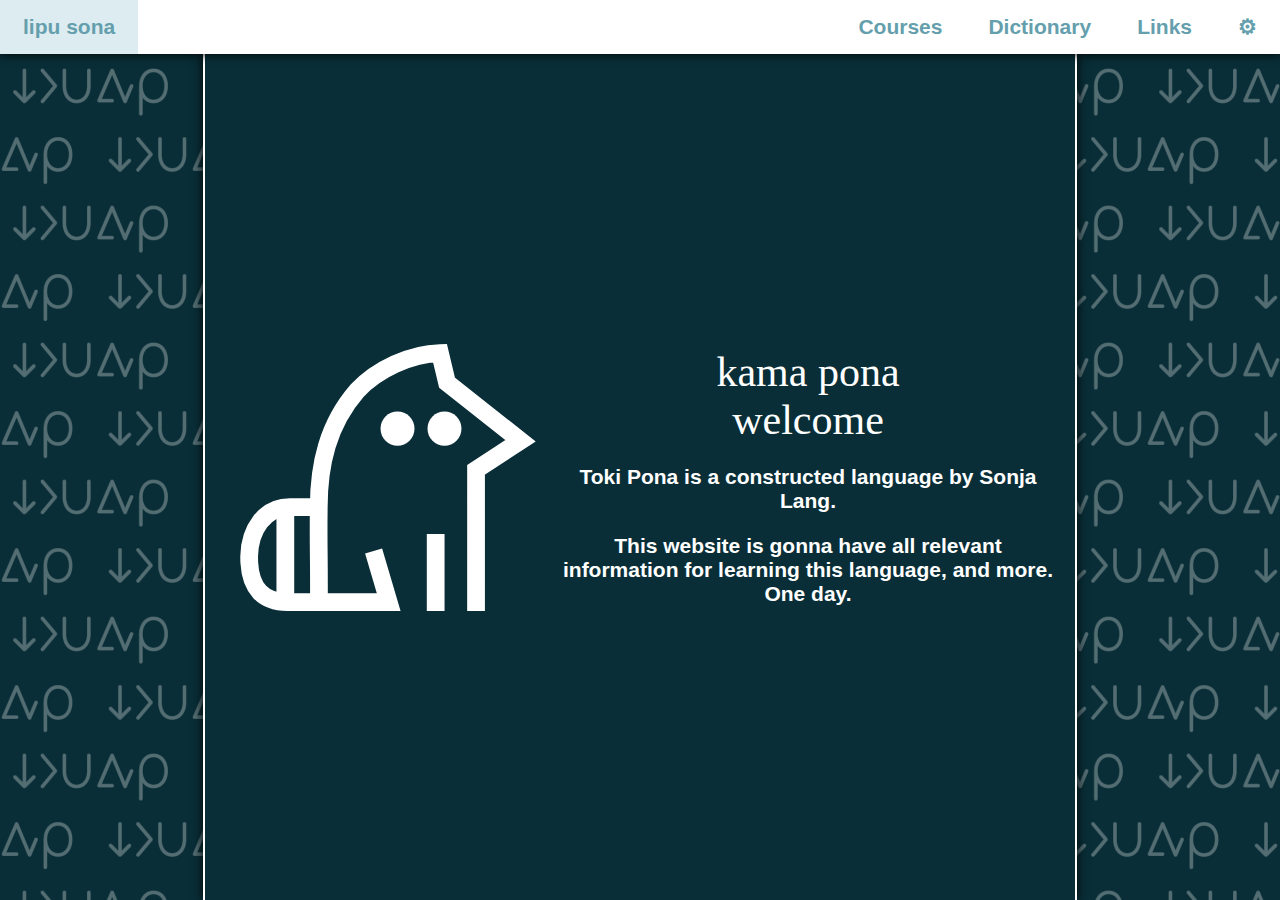
<file: index.html>
﻿<html>
	<head>
		<title>lipu sona</title>
		<link rel="stylesheet" type="text/css" href="css.css" />
		<link rel="shortcut icon" href="icon.png">
		<script type="text/javascript" src="scripts.js"></script>
		<meta name="viewport" content="width=device-width, initial-scale=1.0">
	</head>
	<body>
		<div class="header">
			<a href=""><div class="logo navbutton">lipu sona</div></a>
			<div class="nav">
				<a href="courses"><div class="section navbutton">Courses</div></a>
				<a href="dictionary"><div class="section navbutton">Dictionary</div></a>
				<a href="links"><div class="section navbutton">Links</div></a>
				<div class="has-dropdown section navbutton">⚙</div>
				<div class="dropdown">
					<div class="navbutton" onclick="toggle_dark_mode()">Dark Mode</div>
				</div>
				<div class="has-dropdown menu navbutton">☰</div>
				<div class="dropdown">
					<a href="courses"><div class="navbutton">Courses</div></a>
					<a href="dictionary"><div class="navbutton">Dictionary</div></a>
					<a href="links"><div class="navbutton">Links</div></a>
					<div class="navbutton" onclick="toggle_dark_mode()">Dark Mode</div>
				</div>
			</div>
		</div>
		<div class="content">
			<div class="mainpage-logo"><img src="logo.svg" style="padding:20px" width="296px" height="267px"></div>
			<div class="mainpage-text">
				<div>
					<h1>kama pona<br>welcome</h1>
					<h3>Toki Pona is a constructed language by Sonja Lang.</h3>
					<h3>This website is gonna have all relevant information for learning this language, and more. One day.</h3>
				</div>
			</div>
		</div>
	</body>
</html>
</file>
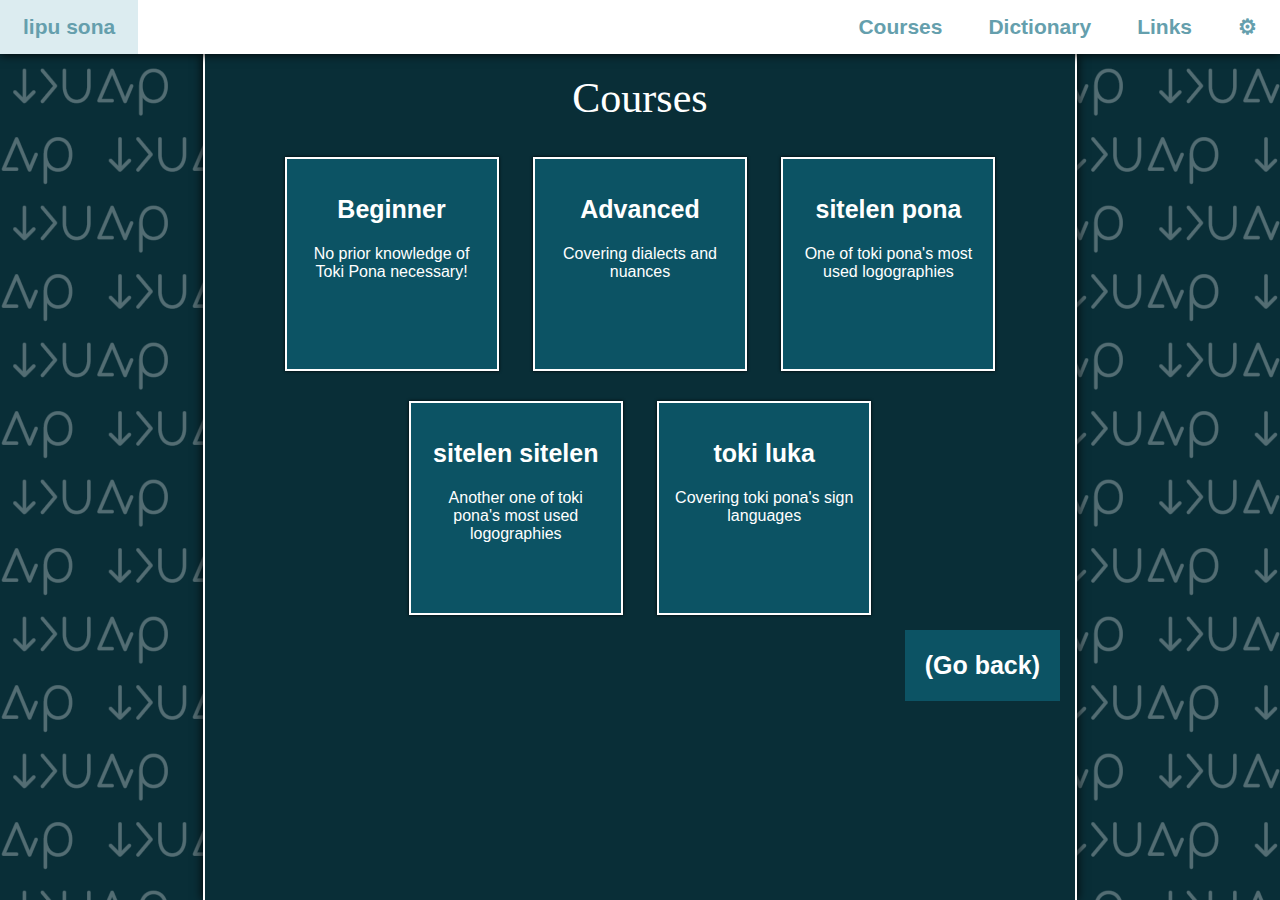
<file: courses/index.html>
﻿<html>
	<head>
		<title>lipu sona - courses</title>
		<link rel="stylesheet" type="text/css" href="../css.css" />
		<link rel="shortcut icon" href="../icon.png">
		<script type="text/javascript" src="../scripts.js"></script>
		<meta name="viewport" content="width=device-width, initial-scale=1.0">
	</head>
	<body>
		<div class="header">
			<a href=".."><div class="logo navbutton">lipu sona</div></a>
			<div class="nav">
				<a href="../courses"><div class="section navbutton">Courses</div></a>
				<a href="../dictionary"><div class="section navbutton">Dictionary</div></a>
				<a href="../links"><div class="section navbutton">Links</div></a>
				<div class="has-dropdown section navbutton">⚙</div>
				<div class="dropdown">
					<div class="navbutton" onclick="toggle_dark_mode()">Dark Mode</div>
				</div>
				<div class="has-dropdown menu navbutton">☰</div>
				<div class="dropdown">
					<a href="../courses"><div class="navbutton">Courses</div></a>
					<a href="../dictionary"><div class="navbutton">Dictionary</div></a>
					<a href="../links"><div class="navbutton">Links</div></a>
					<div class="navbutton" onclick="toggle_dark_mode()">Dark Mode</div>
				</div>
			</div>
		</div>
		<div class="content">
			<h1>Courses</h1>
			<a class="card" href="beginner">
				<h2>Beginner</h2>
				<p>No prior knowledge of Toki Pona necessary!</p>
			</a>
			<a class="card" href="advanced">
				<h2>Advanced</h2>
				<p>Covering dialects and nuances</p>
			</a>
			<a class="card" href="sp">
				<h2>sitelen pona</h2>
				<p>One of toki pona's most used logographies</p>
			</a>
			<a class="card" href="ss">
				<h2>sitelen sitelen</h2>
				<p>Another one of toki pona's most used logographies</p>
			</a>
			<a class="card" href="tpl">
				<h2>toki luka</h2>
				<p>Covering toki pona's sign languages</p>
			</a>
			<div class="back-button-wrapper"><a class="back-button" href=".."><h2>(Go back)</h2></a></div>
		</div>
	</body>
</html>
</file>
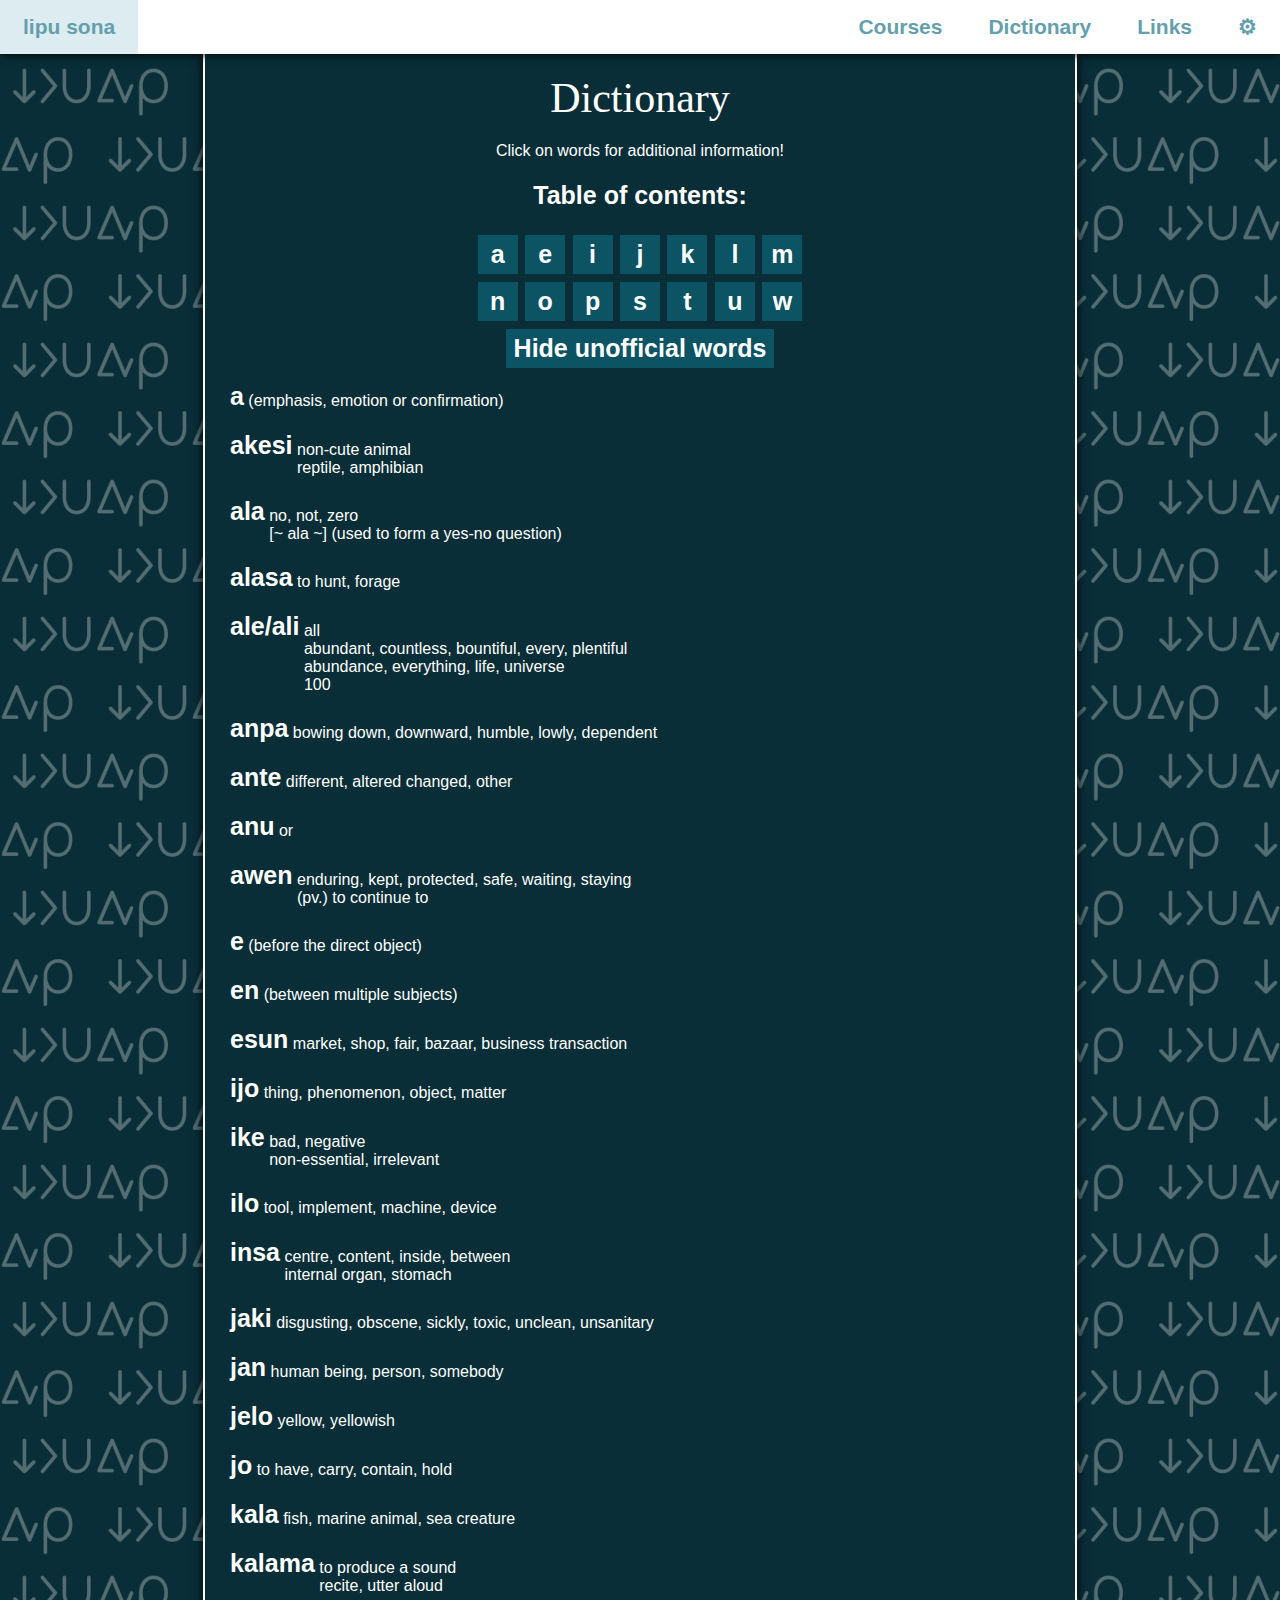
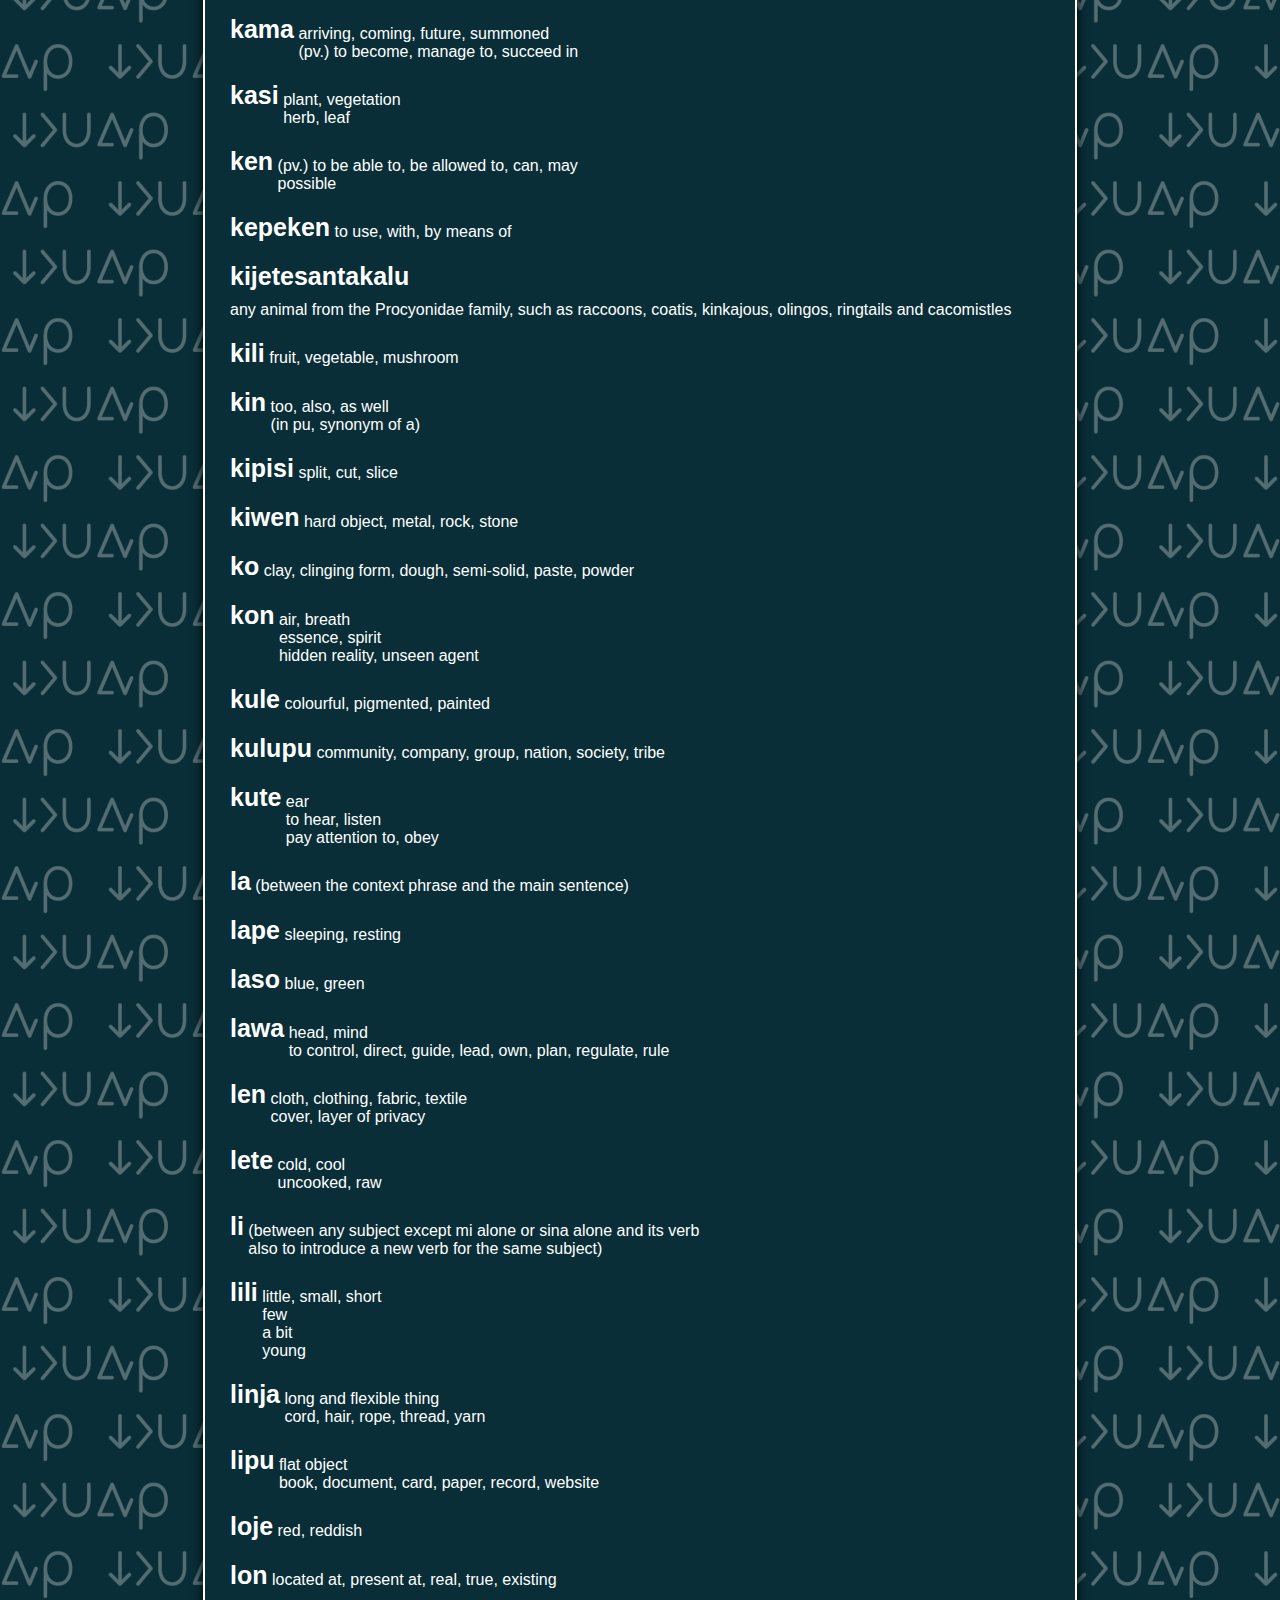
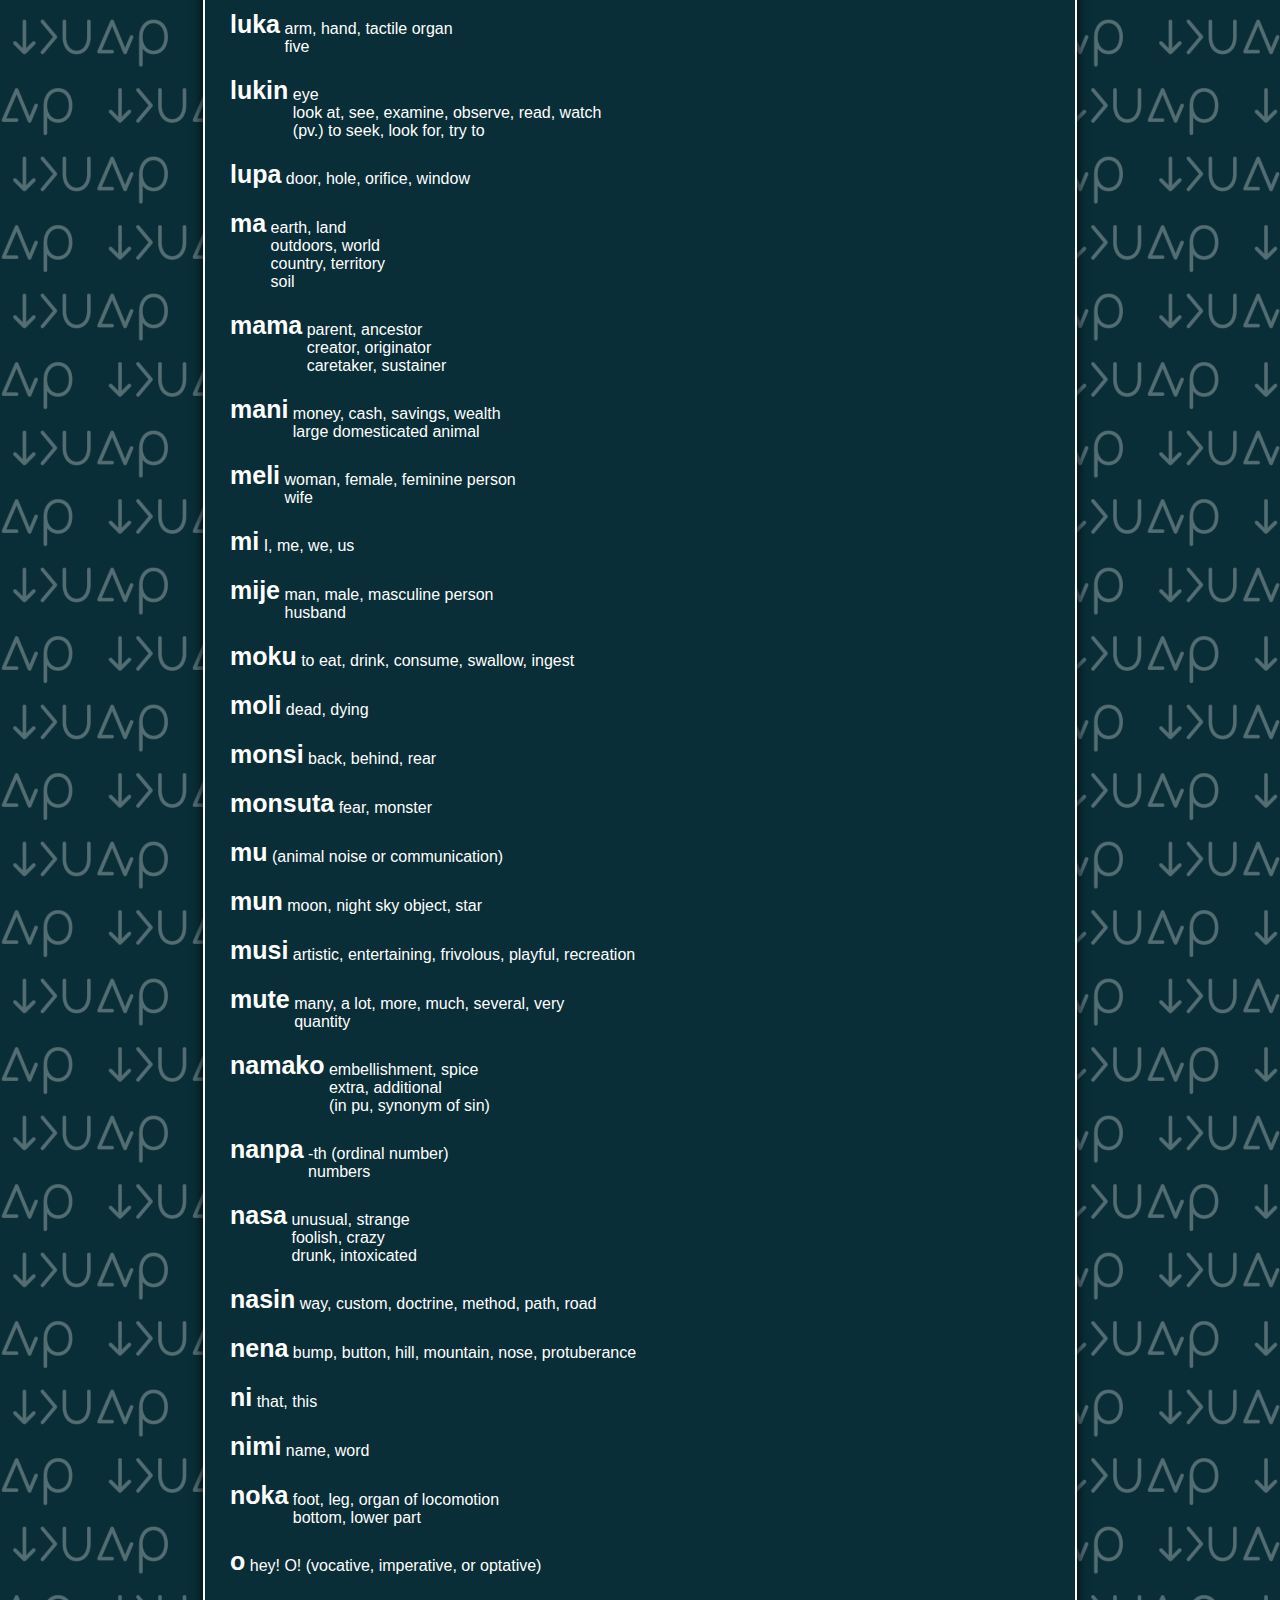
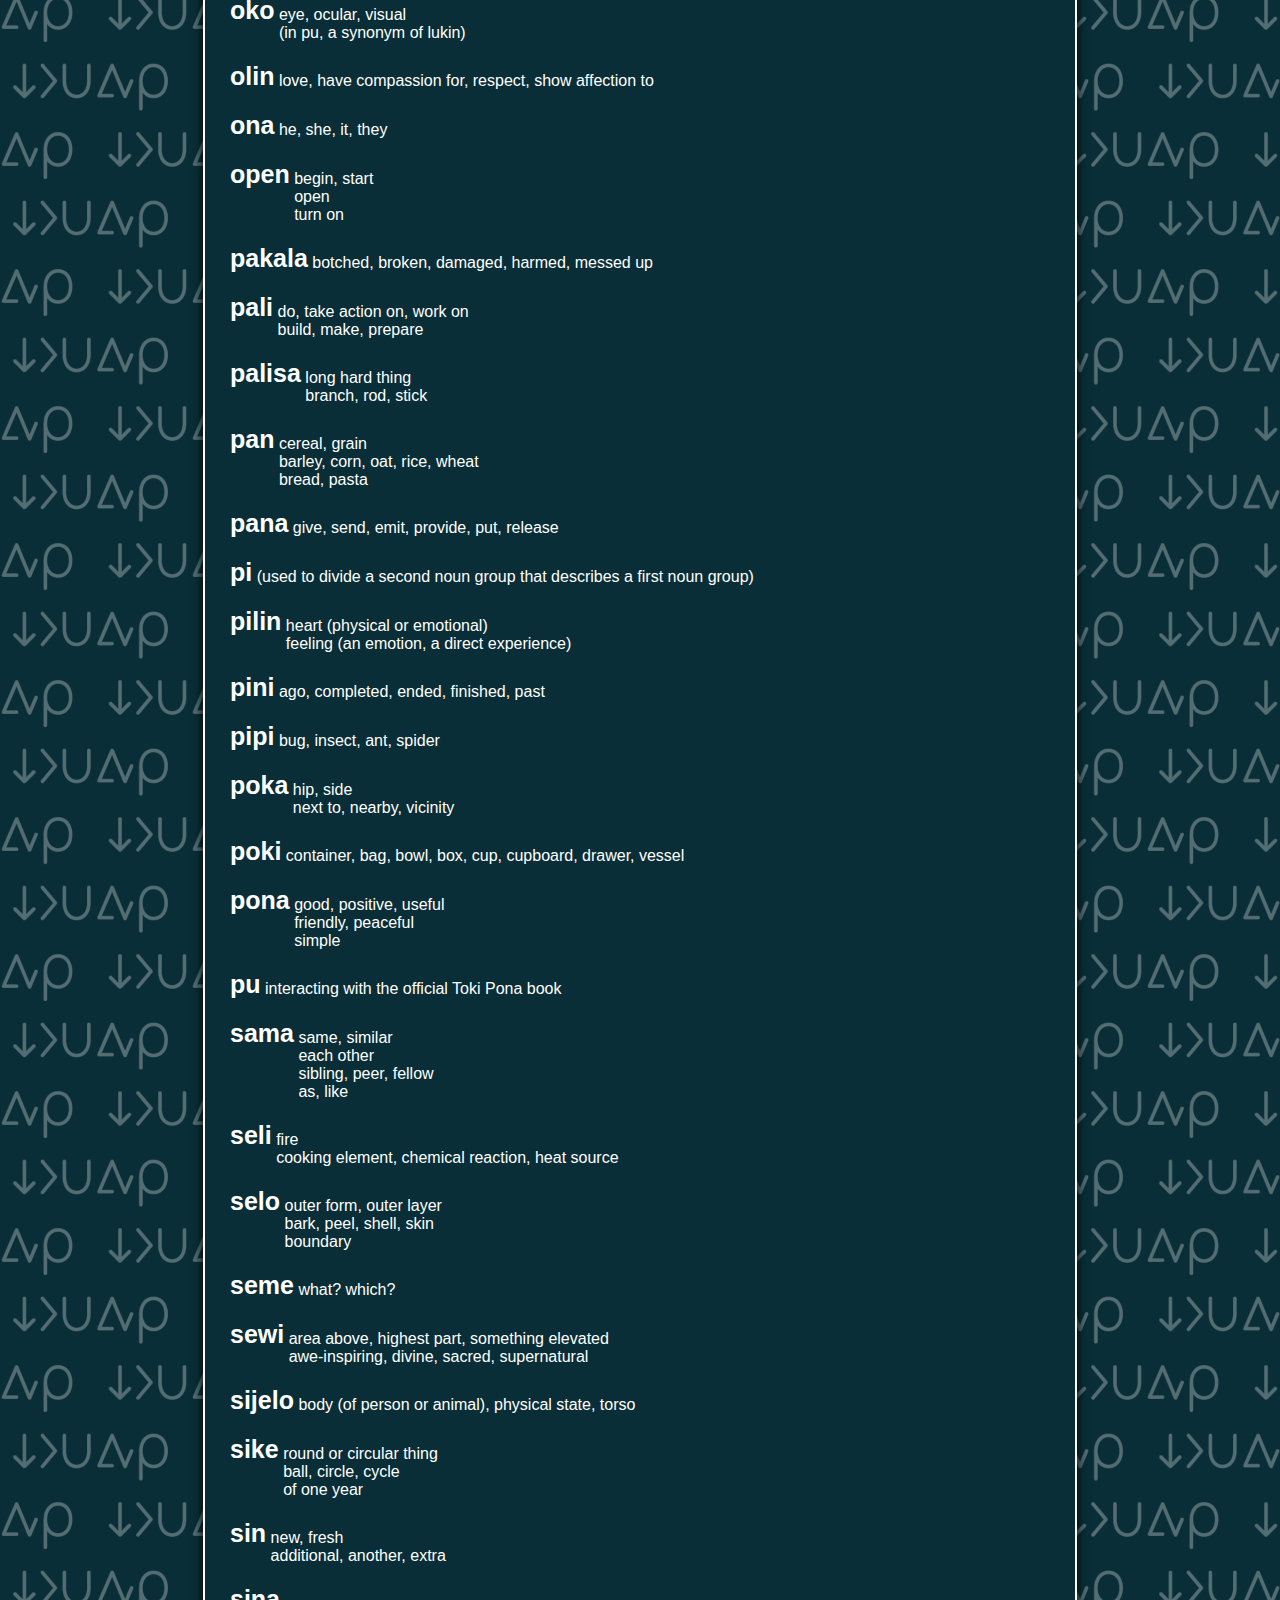
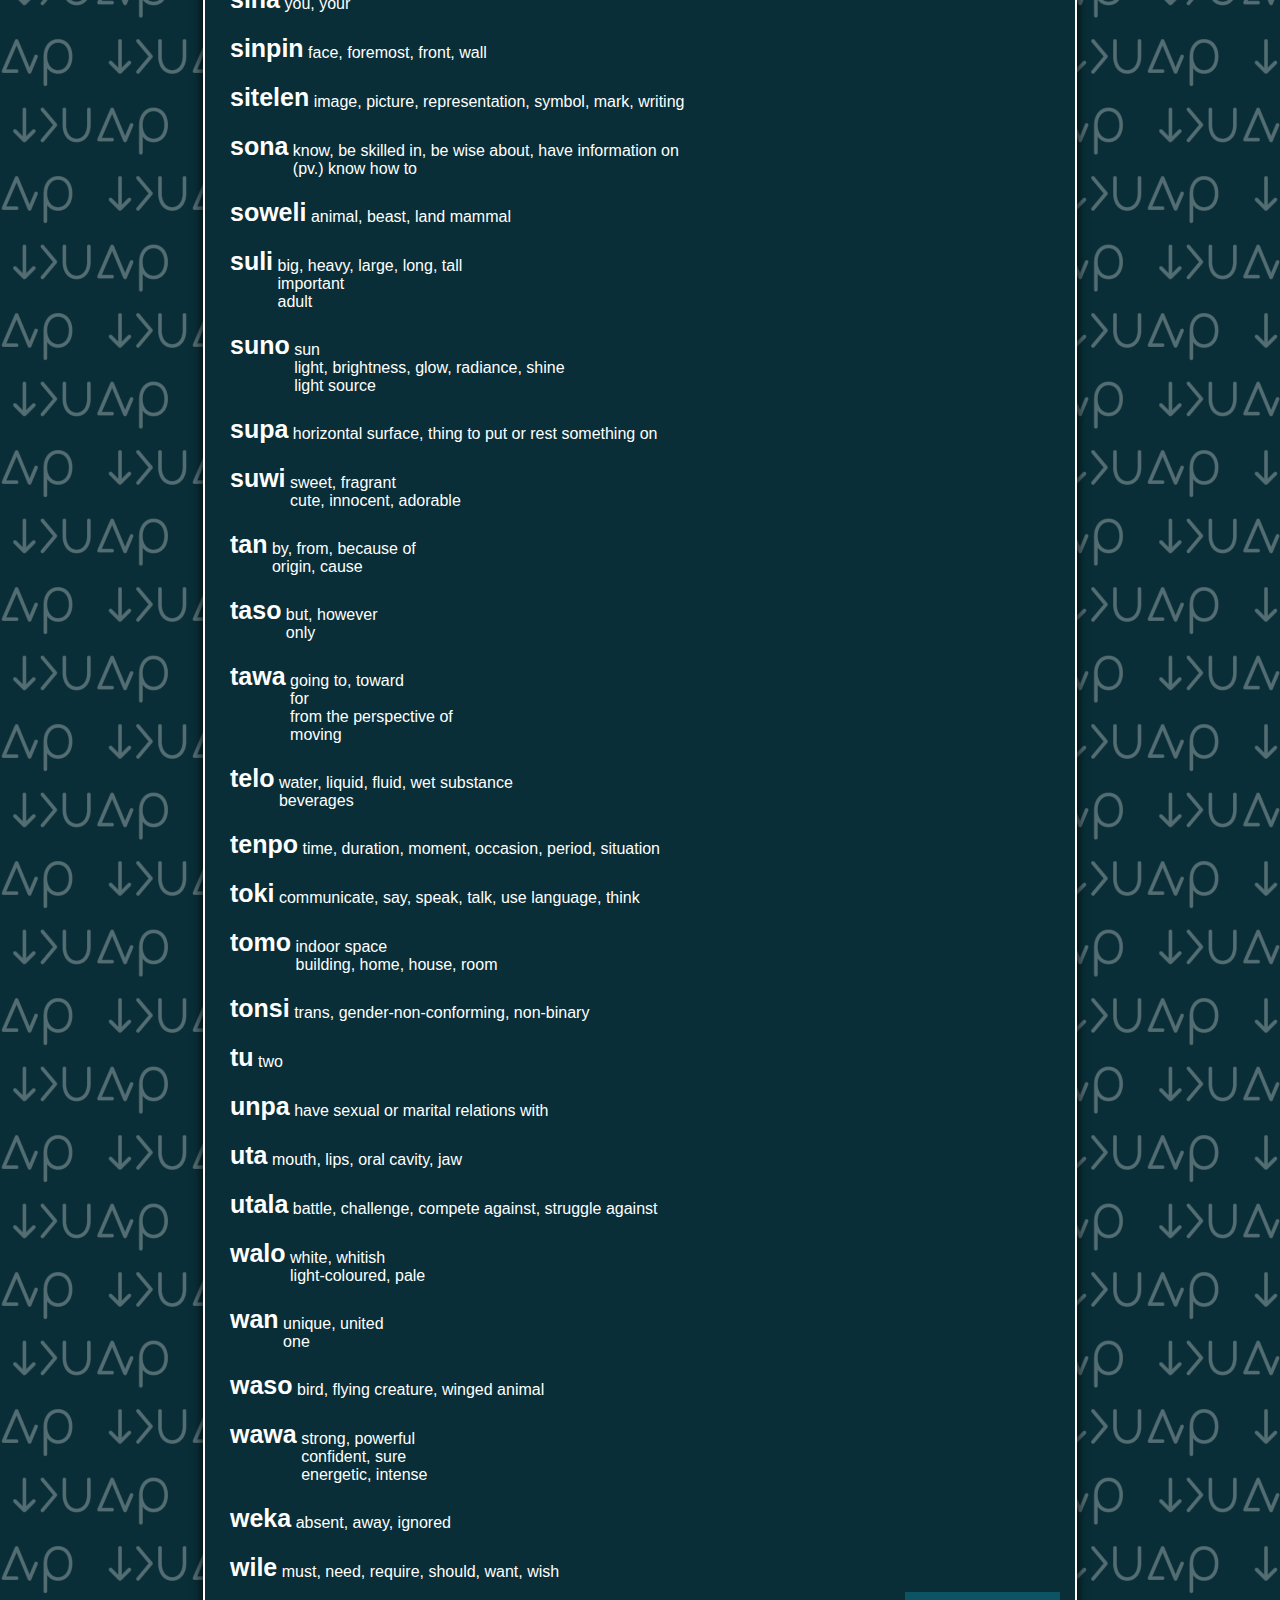
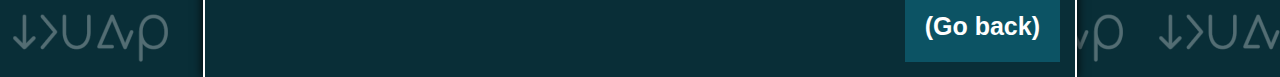
<file: dictionary/index.html>
﻿<html>
	<head>
		<title>lipu sona - dictionary</title>
		<link rel="stylesheet" type="text/css" href="../css.css" />
		<link rel="shortcut icon" href="../icon.png">
		<script type="text/javascript" src="../scripts.js"></script>
		<meta name="viewport" content="width=device-width, initial-scale=1.0">
	</head>
	<body>
		<div class="header">
			<a href=".."><div class="logo navbutton">lipu sona</div></a>
			<div class="nav">
				<a href="../courses"><div class="section navbutton">Courses</div></a>
				<a href="../dictionary"><div class="section navbutton">Dictionary</div></a>
				<a href="../links"><div class="section navbutton">Links</div></a>
				<div class="has-dropdown section navbutton">⚙</div>
				<div class="dropdown">
					<div class="navbutton" onclick="toggle_dark_mode()">Dark Mode</div>
				</div>
				<div class="has-dropdown menu navbutton">☰</div>
				<div class="dropdown">
					<a href="../courses"><div class="navbutton">Courses</div></a>
					<a href="../dictionary"><div class="navbutton">Dictionary</div></a>
					<a href="../links"><div class="navbutton">Links</div></a>
					<div class="navbutton" onclick="toggle_dark_mode()">Dark Mode</div>
				</div>
			</div>
		</div>
		<div class="content">
			<h1>Dictionary</h1>
			<p>Click on words for additional information!</p>
			<h2>Table of contents:</h2>
			<div class="toc-dict-wrapper" style="text-align: center;">
				<a class="link-button" href="#a">a</a>
				<a class="link-button" href="#e">e</a>
				<a class="link-button" href="#ijo">i</a>
				<a class="link-button" href="#jaki">j</a>
				<a class="link-button" href="#kala">k</a>
				<a class="link-button" href="#la">l</a>
				<a class="link-button" href="#ma">m</a>
				<a class="link-button" href="#nanpa">n</a>
				<a class="link-button" href="#o">o</a>
				<a class="link-button" href="#pakala">p</a>
				<a class="link-button" href="#sama">s</a>
				<a class="link-button" href="#tan">t</a>
				<a class="link-button" href="#unpa">u</a>
				<a class="link-button" href="#walo">w</a>
			</div>
			<a class="link-button" id="hide_nonpu" onclick="toggle_pu()">Hide unofficial words</a>
			<a class="link-button" id="show_nonpu" onclick="toggle_pu()">Show unofficial words</a>
			<details class="word" id="a">
				<summary>
					<span class="word-name">a</span>
					<span class="word-description">(emphasis, emotion or confirmation)</span>
				</summary>
				<div class="word-extra">
					<div class="word-images">
						<div class="sit-sit-wrapper"><img class="dict-sit-sit" src="../pictures/sitelen/a.svg" /></div>
						<div class="dict-sitelen-pona">aa</div>
						<div class="dict-sound" onclick="play('a')">▶</div>
					</div>
					<p class="dict-etymology">Likely <a href="https://en.wikipedia.org/wiki/Onomatopoeia">onomatopoeia</a></p>
				</div>
			</details>
			<details class="word" id="akesi">
				<summary>
					<span class="word-name">akesi</span>
					<span class="word-description">non-cute animal<br>reptile, amphibian</span>
				</summary>
				<div class="word-extra">
					<div class="word-images">
						<div class="sit-sit-wrapper"><img class="dict-sit-sit" src="../pictures/sitelen/akesi.svg" /></div>
						<div class="dict-sitelen-pona">akesi</div>
						<div class="dict-sound" onclick="play('akesi')">▶</div>
					</div>
					<p class="dict-etymology">From Dutch <a href="https://en.wiktionary.org/wiki/hagedis#Dutch">hagedis</a> ‘lizard’</p>
				</div>
			</details>
			<details class="word" id="ala">
				<summary>
					<span class="word-name">ala</span>
					<span class="word-description">no, not, zero<br>[~ ala ~] (used to form a yes-no question)</span>
				</summary>
				<div class="word-extra">
					<div class="word-images">
						<div class="sit-sit-wrapper"><img class="dict-sit-sit" src="../pictures/sitelen/ala.svg" /></div>
						<div class="dict-sitelen-pona">ala</div>
						<div class="dict-sound" onclick="play('ala')">▶</div>
					</div>
					<p class="dict-etymology">From Georgian <a href="https://en.wiktionary.org/wiki/%E1%83%90%E1%83%A0%E1%83%90#Georgian">არა ara</a> ‘no’</p>
				</div>
			</details>
			<details class="word" id="alasa">
				<summary>
					<span class="word-name">alasa</span>
					<span class="word-description">to hunt, forage</span>
				</summary>
				<div class="word-extra">
					<div class="word-images">
						<div class="sit-sit-wrapper"><img class="dict-sit-sit" src="../pictures/sitelen/alasa.svg" /></div>
						<div class="dict-sitelen-pona">alasa</div>
						<div class="dict-sound" onclick="play('alasa')">▶</div>
					</div>
					<p class="dict-etymology">From Acadian French à la chasse ‘hunting’, from French <a href="https://en.wiktionary.org/wiki/chasser#French">chasser</a> ‘to hunt’</p>
				</div>
			</details>
			<details class="word" id="ale/ali">
				<summary>
					<span class="word-name">ale/ali</span>
					<span class="word-description">all<br>abundant, countless, bountiful, every, plentiful<br>abundance, everything, life, universe<br>100</span>
				</summary>
				<div class="word-extra">
					<div class="word-images">
						<div class="sit-sit-wrapper"><img class="dict-sit-sit" src="../pictures/sitelen/ale.svg" /></div>
						<div class="dict-sitelen-pona">ale</div>
						<div class="dict-sound" onclick="play('ale')">▶</div>
					</div>
					<p class="dict-etymology">From Dutch <a href="https://en.wiktionary.org/wiki/alle#Dutch">alle</a> ‘all’</p>
				</div>
			</details>
			<details class="word" id="anpa">
				<summary>
					<span class="word-name">anpa</span>
					<span class="word-description">bowing down, downward, humble, lowly, dependent</span>
				</summary>
				<div class="word-extra">
					<div class="word-images">
						<div class="sit-sit-wrapper"><img class="dict-sit-sit" src="../pictures/sitelen/anpa.svg" /></div>
						<div class="dict-sitelen-pona">anpa</div>
						<div class="dict-sound" onclick="play('anpa')">▶</div>
					</div>
					<p class="dict-etymology">From Acadian French <a href="https://en.wiktionary.org/wiki/en_bas#French">en bas</a> ‘below’</p>
				</div>
			</details>
			<details class="word" id="ante">
				<summary>
					<span class="word-name">ante</span>
					<span class="word-description">different, altered changed, other</span>
				</summary>
				<div class="word-extra">
					<div class="word-images">
						<div class="sit-sit-wrapper"><img class="dict-sit-sit" src="../pictures/sitelen/ante.svg" /></div>
						<div class="dict-sitelen-pona">ante</div>
						<div class="dict-sound" onclick="play('ante')">▶</div>
					</div>
					<p class="dict-etymology">From Dutch <a href="https://en.wiktionary.org/wiki/ander#Dutch">ander</a> ‘other, different’</p>
				</div>
			</details>
			<details class="word" id="anu">
				<summary>
					<span class="word-name">anu</span>
					<span class="word-description">or</span>
				</summary>
				<div class="word-extra">
					<div class="word-images">
						<div class="sit-sit-wrapper"><img class="dict-sit-sit" src="../pictures/sitelen/anu.svg" /></div>
						<div class="dict-sitelen-pona">anu</div>
						<div class="dict-sound" onclick="play('anu')">▶</div>
					</div>
					<p class="dict-etymology">From Georgian <a href="https://en.wiktionary.org/wiki/%E1%83%90%E1%83%9C#Georgian">ან an</a> ‘or’</p>
				</div>
			</details>
			<details class="word" id="awen">
				<summary>
					<span class="word-name">awen</span>
					<span class="word-description">enduring, kept, protected, safe, waiting, staying<br>(pv.) to continue to</span>
				</summary>
				<div class="word-extra">
					<div class="word-images">
						<div class="sit-sit-wrapper"><img class="dict-sit-sit" src="../pictures/sitelen/awen.svg" /></div>
						<div class="dict-sitelen-pona">awen</div>
						<div class="dict-sound" onclick="play('awen')">▶</div>
					</div>
					<p class="dict-etymology">From Dutch <a href="https://en.wiktionary.org/wiki/houden#Dutch">houden</a> ‘keep, care for, hold (in a particular state)’</p>
				</div>
			</details>
			<details class="word" id="e">
				<summary>
					<span class="word-name">e</span>
					<span class="word-description">(before the direct object)</span>
				</summary>
				<div class="word-extra">
					<div class="word-images">
						<div class="sit-sit-wrapper"><img class="dict-sit-sit" src="../pictures/sitelen/e.svg" /></div>
						<div class="dict-sitelen-pona">ee</div>
						<div class="dict-sound" onclick="play('e')">▶</div>
					</div>
					<p class="dict-etymology">Possibly <a href="https://en.wikipedia.org/wiki/A_priori">a priori</a></p>
				</div>
			</details>
			<details class="word" id="en">
				<summary>
					<span class="word-name">en</span>
					<span class="word-description">(between multiple subjects)</span>
				</summary>
				<div class="word-extra">
					<div class="word-images">
						<div class="sit-sit-wrapper"><img class="dict-sit-sit" src="../pictures/sitelen/en.svg" /></div>
						<div class="dict-sitelen-pona">en</div>
						<div class="dict-sound" onclick="play('en')">▶</div>
					</div>
					<p class="dict-etymology">From Dutch <a href="https://en.wiktionary.org/wiki/en#Dutch">en</a> ‘and’</p>
				</div>
			</details>
			<details class="word" id="esun">
				<summary>
					<span class="word-name">esun</span>
					<span class="word-description">market, shop, fair, bazaar, business transaction</span>
				</summary>
				<div class="word-extra">
					<div class="word-images">
						<div class="sit-sit-wrapper"><img class="dict-sit-sit" src="../pictures/sitelen/esun.svg" /></div>
						<div class="dict-sitelen-pona">esun</div>
						<div class="dict-sound" onclick="play('esun')">▶</div>
					</div>
					<p class="dict-etymology">From Acadian French <a href="https://en.wiktionary.org/wiki/%C3%A9change#French">échange</a> ‘exchange’</p>
				</div>
			</details>
			<details class="word" id="ijo">
				<summary>
					<span class="word-name">ijo</span>
					<span class="word-description">thing, phenomenon, object, matter</span>
				</summary>
				<div class="word-extra">
					<div class="word-images">
						<div class="sit-sit-wrapper"><img class="dict-sit-sit" src="../pictures/sitelen/ijo.svg" /></div>
						<div class="dict-sitelen-pona">ijo</div>
						<div class="dict-sound" onclick="play('ijo')">▶</div>
					</div>
					<p class="dict-etymology">From Esperanto <a href="https://en.wiktionary.org/wiki/io#Esperanto">io</a> ‘something’</p>
				</div>
			</details>
			<details class="word" id="ike">
				<summary>
					<span class="word-name">ike</span>
					<span class="word-description">bad, negative<br>non-essential, irrelevant</span>
				</summary>
				<div class="word-extra">
					<div class="word-images">
						<div class="sit-sit-wrapper"><img class="dict-sit-sit" src="../pictures/sitelen/ike.svg" /></div>
						<div class="dict-sitelen-pona">ike</div>
						<div class="dict-sound" onclick="play('ike')">▶</div>
					</div>
					<p class="dict-etymology">From Finnish <a href="https://en.wiktionary.org/wiki/ilke%C3%A4#Finnish">ilkeä</a> ‘bad, mean, wicked’</p>
				</div>
			</details>
			<details class="word" id="ilo">
				<summary>
					<span class="word-name">ilo</span>
					<span class="word-description">tool, implement, machine, device</span>
				</summary>
				<div class="word-extra">
					<div class="word-images">
						<div class="sit-sit-wrapper"><img class="dict-sit-sit" src="../pictures/sitelen/ilo.svg" /></div>
						<div class="dict-sitelen-pona">ilo</div>
						<div class="dict-sound" onclick="play('ilo')">▶</div>
					</div>
					<p class="dict-etymology">From Esperanto <a href="https://en.wiktionary.org/wiki/-ilo#Esperanto">ilo</a> ‘tool’</p>
				</div>
			</details>
			<details class="word" id="insa">
				<summary>
					<span class="word-name">insa</span>
					<span class="word-description">centre, content, inside, between<br>internal organ, stomach</span>
				</summary>
				<div class="word-extra">
					<div class="word-images">
						<div class="sit-sit-wrapper"><img class="dict-sit-sit" src="../pictures/sitelen/insa.svg" /></div>
						<div class="dict-sitelen-pona">insa</div>
						<div class="dict-sound" onclick="play('insa')">▶</div>
					</div>
					<p class="dict-etymology">From Tok Pisin <a href="https://en.wiktionary.org/wiki/insait#Tok_Pisin">insait</a> ‘inside, center, stomach’</p>
				</div>
			</details>
			<details class="word" id="jaki">
				<summary>
					<span class="word-name">jaki</span>
					<span class="word-description">disgusting, obscene, sickly, toxic, unclean, unsanitary</span>
				</summary>
				<div class="word-extra">
					<div class="word-images">
						<div class="sit-sit-wrapper"><img class="dict-sit-sit" src="../pictures/sitelen/jaki.svg" /></div>
						<div class="dict-sitelen-pona">jaki</div>
						<div class="dict-sound" onclick="play('jaki')">▶</div>
					</div>
					<p class="dict-etymology">From English <a href="https://en.wiktionary.org/wiki/yucky#English">yucky</a></p>
				</div>
			</details>
			<details class="word" id="jan">
				<summary>
					<span class="word-name">jan</span>
					<span class="word-description">human being, person, somebody</span>
				</summary>
				<div class="word-extra">
					<div class="word-images">
						<div class="sit-sit-wrapper"><img class="dict-sit-sit" src="../pictures/sitelen/jan.svg" /></div>
						<div class="dict-sitelen-pona">jan</div>
						<div class="dict-sound" onclick="play('jan')">▶</div>
					</div>
					<p class="dict-etymology">From Cantonese <a href="https://en.wiktionary.org/wiki/%E4%BA%BA#Chinese">人 jan</a> ‘person’</p>
				</div>
			</details>
			<details class="word" id="jelo">
				<summary>
					<span class="word-name">jelo</span>
					<span class="word-description">yellow, yellowish</span>
				</summary>
				<div class="word-extra">
					<div class="word-images">
						<div class="sit-sit-wrapper"><img class="dict-sit-sit" src="../pictures/sitelen/jelo.svg" /></div>
						<div class="dict-sitelen-pona">jelo</div>
						<div class="dict-sound" onclick="play('jelo')">▶</div>
					</div>
					<p class="dict-etymology">From English <a href="https://en.wiktionary.org/wiki/yellow#English">yellow</a></p>
				</div>
			</details>
			<details class="word" id="jo">
				<summary>
					<span class="word-name">jo</span>
					<span class="word-description">to have, carry, contain, hold</span>
				</summary>
				<div class="word-extra">
					<div class="word-images">
						<div class="sit-sit-wrapper"><img class="dict-sit-sit" src="../pictures/sitelen/jo.svg" /></div>
						<div class="dict-sitelen-pona">jo</div>
						<div class="dict-sound" onclick="play('jo')">▶</div>
					</div>
					<p class="dict-etymology">From Mandarin <a href="https://en.wiktionary.org/wiki/%E6%9C%89#Chinese">有 yǒu</a> ‘have’</p>
				</div>
			</details>
			<details class="word" id="kala">
				<summary>
					<span class="word-name">kala</span>
					<span class="word-description">fish, marine animal, sea creature</span>
				</summary>
				<div class="word-extra">
					<div class="word-images">
						<div class="sit-sit-wrapper"><img class="dict-sit-sit" src="../pictures/sitelen/kala.svg" /></div>
						<div class="dict-sitelen-pona">kala</div>
						<div class="dict-sound" onclick="play('kala')">▶</div>
					</div>
					<p class="dict-etymology">From Finnish <a href="https://en.wiktionary.org/wiki/kala#Finnish">kala</a> ‘fish’</p>
				</div>
			</details>
			<details class="word" id="kalama">
				<summary>
					<span class="word-name">kalama</span>
					<span class="word-description">to produce a sound<br>recite, utter aloud</span>
				</summary>
				<div class="word-extra">
					<div class="word-images">
						<div class="sit-sit-wrapper"><img class="dict-sit-sit" src="../pictures/sitelen/kalama.svg" /></div>
						<div class="dict-sitelen-pona">kalama</div>
						<div class="dict-sound" onclick="play('kalama')">▶</div>
					</div>
					<p class="dict-etymology">From Serbo-Croatian <a href="https://en.wiktionary.org/wiki/galama#Serbo-Croatian">galama галама</a> ‘fuss, noise’</p>
				</div>
			</details>
			<details class="word" id="kama">
				<summary>
					<span class="word-name">kama</span>
					<span class="word-description">arriving, coming, future, summoned<br>(pv.) to become, manage to, succeed in</span>
				</summary>
				<div class="word-extra">
					<div class="word-images">
						<div class="sit-sit-wrapper"><img class="dict-sit-sit" src="../pictures/sitelen/kama.svg" /></div>
						<div class="dict-sitelen-pona">kama</div>
						<div class="dict-sound" onclick="play('kama')">▶</div>
					</div>
					<p class="dict-etymology">From Tok Pisin <a href="https://en.wiktionary.org/wiki/kamap#Tok_Pisin">kamap</a> ‘event, arrive, happen, become, bring about, summon’</p>
				</div>
			</details>
			<details class="word" id="kasi">
				<summary>
					<span class="word-name">kasi</span>
					<span class="word-description">plant, vegetation<br>herb, leaf</span>
				</summary>
				<div class="word-extra">
					<div class="word-images">
						<div class="sit-sit-wrapper"><img class="dict-sit-sit" src="../pictures/sitelen/kasi.svg" /></div>
						<div class="dict-sitelen-pona">kasi</div>
						<div class="dict-sound" onclick="play('kasi')">▶</div>
					</div>
					<p class="dict-etymology">From Finnish <a href="https://en.wiktionary.org/wiki/kasvi#Finnish">kasvi</a> ‘plant’</p>
				</div>
			</details>
			<details class="word" id="ken">
				<summary>
					<span class="word-name">ken</span>
					<span class="word-description">(pv.) to be able to, be allowed to, can, may<br>possible</span>
				</summary>
				<div class="word-extra">
					<div class="word-images">
						<div class="sit-sit-wrapper"><img class="dict-sit-sit" src="../pictures/sitelen/ken.svg" /></div>
						<div class="dict-sitelen-pona">ken</div>
						<div class="dict-sound" onclick="play('ken')">▶</div>
					</div>
					<p class="dict-etymology">From Tok Pisin <a href="https://en.wiktionary.org/wiki/ken#Tok_Pisin">ken</a> ‘can’</p>
				</div>
			</details>
			<details class="word" id="kepeken">
				<summary>
					<span class="word-name">kepeken</span>
					<span class="word-description">to use, with, by means of</span>
				</summary>
				<div class="word-extra">
					<div class="word-images">
						<div class="sit-sit-wrapper"><img class="dict-sit-sit" src="../pictures/sitelen/kepeken.svg" /></div>
						<div class="dict-sitelen-pona">kepeken</div>
						<div class="dict-sound" onclick="play('kepeken')">▶</div>
					</div>
					<p class="dict-etymology">From Dutch <a href="https://en.wiktionary.org/wiki/gebruiken#Dutch">gebruiken</a> ‘to use’</p>
				</div>
			</details>
			<details class="nonpu word" id="kijetesantakalu">
				<summary>
					<span class="word-name">kijetesantakalu</span>
					<span class="word-description">any animal from the Procyonidae family, such as raccoons, coatis, kinkajous, olingos, ringtails and cacomistles</span>
				</summary>
				<div class="word-extra">
					<div class="word-images">
						<div class="dict-sitelen-pona">kijetesantakalu</div>
						<div class="dict-sound" onclick="play('kijetesantakalu')">▶</div>
					</div>
					<p class="dict-etymology">From Finnish <a href="https://fi.wikipedia.org/wiki/Kierteishäntäkarhu">kierteishäntäkarhu</a> ‘kinkajou’</p>
				</div>
			</details>
			<details class="word" id="kili">
				<summary>
					<span class="word-name">kili</span>
					<span class="word-description">fruit, vegetable, mushroom</span>
				</summary>
				<div class="word-extra">
					<div class="word-images">
						<div class="sit-sit-wrapper"><img class="dict-sit-sit" src="../pictures/sitelen/kili.svg" /></div>
						<div class="dict-sitelen-pona">kili</div>
						<div class="dict-sound" onclick="play('kili')">▶</div>
					</div>
					<p class="dict-etymology">From Georgian <a href="https://en.wiktionary.org/wiki/%E1%83%AE%E1%83%98%E1%83%9A%E1%83%98#Georgian">ხილი xili</a> ‘fruit’</p>
				</div>
			</details>
			<details class="nonpu word" id="kin">
				<summary>
					<span class="word-name">kin</span>
					<span class="word-description">too, also, as well<br>(in pu, synonym of a)</span>
				</summary>
				<div class="word-extra">
					<div class="word-images">
						<div class="sit-sit-wrapper"><img class="dict-sit-sit" src="../pictures/sitelen/kin.svg" /></div>
						<div class="dict-sitelen-pona">kin</div>
						<div class="dict-sound" onclick="play('kin')">▶</div>
					</div>
					<p class="dict-etymology">From Finnish <a href="https://en.wiktionary.org/wiki/-kin#Finnish">-kin</a> ‘too, also, still’</p>
				</div>
			</details>
			<details class="nonpu word" id="kipisi">
				<summary>
					<span class="word-name">kipisi</span>
					<span class="word-description">split, cut, slice</span>
				</summary>
				<div class="word-extra">
					<div class="word-images">
						<div class="sit-sit-wrapper"><img class="dict-sit-sit" src="../pictures/sitelen/kipisi.svg" /></div>
						<div class="dict-sitelen-pona">kipisi</div>
						<div class="dict-sound" onclick="play('kipisi')">▶</div>
					</div>
					<p class="dict-etymology">From Iñupiat kipriruk ‘cut’ or Swahili kipisi ‘sliver, small piece of wood’</p>
				</div>
			</details>
			<details class="word" id="kiwen">
				<summary>
					<span class="word-name">kiwen</span>
					<span class="word-description">hard object, metal, rock, stone</span>
				</summary>
				<div class="word-extra">
					<div class="word-images">
						<div class="sit-sit-wrapper"><img class="dict-sit-sit" src="../pictures/sitelen/kiwen.svg" /></div>
						<div class="dict-sitelen-pona">kiwen</div>
						<div class="dict-sound" onclick="play('kiwen')">▶</div>
					</div>
					<p class="dict-etymology">From Finnish kiven, an inflected form of <a href="https://en.wiktionary.org/wiki/kivi#Finnish">kivi</a> ‘stone’</p>
				</div>
			</details>
			<details class="word" id="ko">
				<summary>
					<span class="word-name">ko</span>
					<span class="word-description">clay, clinging form, dough, semi-solid, paste, powder</span>
				</summary>
				<div class="word-extra">
					<div class="word-images">
						<div class="sit-sit-wrapper"><img class="dict-sit-sit" src="../pictures/sitelen/ko.svg" /></div>
						<div class="dict-sitelen-pona">ko</div>
						<div class="dict-sound" onclick="play('ko')">▶</div>
					</div>
					<p class="dict-etymology">From Cantonese <a href="https://en.wiktionary.org/wiki/%E8%86%8F#Chinese">膏 gou</a> ‘cream, paste’</p>
				</div>
			</details>
			<details class="word" id="kon">
				<summary>
					<span class="word-name">kon</span>
					<span class="word-description">air, breath<br>essence, spirit<br>hidden reality, unseen agent</span>
				</summary>
				<div class="word-extra">
					<div class="word-images">
						<div class="sit-sit-wrapper"><img class="dict-sit-sit" src="../pictures/sitelen/kon.svg" /></div>
						<div class="dict-sitelen-pona">kon</div>
						<div class="dict-sound" onclick="play('kon')">▶</div>
					</div>
					<p class="dict-etymology">From Mandarin <a href="https://en.wiktionary.org/wiki/%E7%A9%BA%E6%B0%A3#Chinese">空氣 kōngqì</a> ‘air, atmosphere, ambience, opinion’</p>
				</div>
			</details>
			<details class="word" id="kule">
				<summary>
					<span class="word-name">kule</span>
					<span class="word-description">colourful, pigmented, painted</span>
				</summary>
				<div class="word-extra">
					<div class="word-images">
						<div class="sit-sit-wrapper"><img class="dict-sit-sit" src="../pictures/sitelen/kule.svg" /></div>
						<div class="dict-sitelen-pona">kule</div>
						<div class="dict-sound" onclick="play('kule')">▶</div>
					</div>
					<p class="dict-etymology">From Acadian French <a href="https://en.wiktionary.org/wiki/couleur#French">couleur</a> ‘color’</p>
				</div>
			</details>
			<details class="word" id="kulupu">
				<summary>
					<span class="word-name">kulupu</span>
					<span class="word-description">community, company, group, nation, society, tribe</span>
				</summary>
				<div class="word-extra">
					<div class="word-images">
						<div class="sit-sit-wrapper"><img class="dict-sit-sit" src="../pictures/sitelen/kulupu.svg" /></div>
						<div class="dict-sitelen-pona">kulupu</div>
						<div class="dict-sound" onclick="play('kulupu')">▶</div>
					</div>
					<p class="dict-etymology">From Tongan <a href="https://en.wiktionary.org/wiki/kulupu#Tongan">kulupu</a> ‘group’</p>
				</div>
			</details>
			<details class="word" id="kute">
				<summary>
					<span class="word-name">kute</span>
					<span class="word-description">ear<br>to hear, listen<br>pay attention to, obey</span>
				</summary>
				<div class="word-extra">
					<div class="word-images">
						<div class="sit-sit-wrapper"><img class="dict-sit-sit" src="../pictures/sitelen/kute.svg" /></div>
						<div class="dict-sitelen-pona">kute</div>
						<div class="dict-sound" onclick="play('kute')">▶</div>
					</div>
					<p class="dict-etymology">From Acadian French <a href="https://en.wiktionary.org/wiki/%C3%A9couter#French">écouter</a> ‘listen’</p>
				</div>
			</details>
			<details class="word" id="la">
				<summary>
					<span class="word-name">la</span>
					<span class="word-description">(between the context phrase and the main sentence)</span>
				</summary>
				<div class="word-extra">
					<div class="word-images">
						<div class="sit-sit-wrapper"><img class="dict-sit-sit" src="../pictures/sitelen/la.svg" /></div>
						<div class="dict-sitelen-pona">la</div>
						<div class="dict-sound" onclick="play('la')">▶</div>
					</div>
					<p class="dict-etymology">From Esperanto <a href="https://en.wiktionary.org/wiki/la#Esperanto">la</a> ‘(definite article)’</p>
				</div>
			</details>
			<details class="word" id="lape">
				<summary>
					<span class="word-name">lape</span>
					<span class="word-description">sleeping, resting</span>
				</summary>
				<div class="word-extra">
					<div class="word-images">
						<div class="sit-sit-wrapper"><img class="dict-sit-sit" src="../pictures/sitelen/lape.svg" /></div>
						<div class="dict-sitelen-pona">lape</div>
						<div class="dict-sound" onclick="play('lape')">▶</div>
					</div>
					<p class="dict-etymology">From Dutch <a href="https://en.wiktionary.org/wiki/slapen#Dutch">slapen</a> ‘sleep’</p>
				</div>
			</details>
			<details class="word" id="laso">
				<summary>
					<span class="word-name">laso</span>
					<span class="word-description">blue, green</span>
				</summary>
				<div class="word-extra">
					<div class="word-images">
						<div class="sit-sit-wrapper"><img class="dict-sit-sit" src="../pictures/sitelen/laso.svg" /></div>
						<div class="dict-sitelen-pona">laso</div>
						<div class="dict-sound" onclick="play('laso')">▶</div>
					</div>
					<p class="dict-etymology">From Welsh <a href="https://en.wiktionary.org/wiki/glas#Welsh">glas</a> ‘blue, inexperienced’</p>
				</div>
			</details>
			<details class="word" id="lawa">
				<summary>
					<span class="word-name">lawa</span>
					<span class="word-description">head, mind<br>to control, direct, guide, lead, own, plan, regulate, rule</span>
				</summary>
				<div class="word-extra">
					<div class="word-images">
						<div class="sit-sit-wrapper"><img class="dict-sit-sit" src="../pictures/sitelen/lawa.svg" /></div>
						<div class="dict-sitelen-pona">lawa</div>
						<div class="dict-sound" onclick="play('lawa')">▶</div>
					</div>
					<p class="dict-etymology">From Serbo-Croatian <a href="https://en.wiktionary.org/wiki/glava#Serbo-Croatian">glava глава</a> ‘head’</p>
				</div>
			</details>
			<details class="word" id="len">
				<summary>
					<span class="word-name">len</span>
					<span class="word-description">cloth, clothing, fabric, textile<br>cover, layer of privacy</span>
				</summary>
				<div class="word-extra">
					<div class="word-images">
						<div class="sit-sit-wrapper"><img class="dict-sit-sit" src="../pictures/sitelen/len.svg" /></div>
						<div class="dict-sitelen-pona">len</div>
						<div class="dict-sound" onclick="play('len')">▶</div>
					</div>
					<p class="dict-etymology">From Acadian French <a href="https://en.wiktionary.org/wiki/linge#French">linge</a> ‘clothing’</p>
				</div>
			</details>
			<details class="word" id="lete">
				<summary>
					<span class="word-name">lete</span>
					<span class="word-description">cold, cool<br>uncooked, raw</span>
				</summary>
				<div class="word-extra">
					<div class="word-images">
						<div class="sit-sit-wrapper"><img class="dict-sit-sit" src="../pictures/sitelen/lete.svg" /></div>
						<div class="dict-sitelen-pona">lete</div>
						<div class="dict-sound" onclick="play('lete')">▶</div>
					</div>
					<p class="dict-etymology">From Acadian French <a href="https://en.wiktionary.org/wiki/frette#French">frette</a> ‘cold’</p>
				</div>
			</details>
			<details class="word" id="li">
				<summary>
					<span class="word-name">li</span>
					<span class="word-description">(between any subject except mi alone or sina alone and its verb<br>also to introduce a new verb for the same subject)</span>
				</summary>
				<div class="word-extra">
					<div class="word-images">
						<div class="sit-sit-wrapper"><img class="dict-sit-sit" src="../pictures/sitelen/li.svg" /></div>
						<div class="dict-sitelen-pona">li</div>
						<div class="dict-sound" onclick="play('li')">▶</div>
					</div>
					<p class="dict-etymology">From Esperanto <a href="https://en.wiktionary.org/wiki/li#Esperanto">li</a> ‘he’</p>
				</div>
			</details>
			<details class="word" id="lili">
				<summary>
					<span class="word-name">lili</span>
					<span class="word-description">little, small, short<br>few<br>a bit<br>young</span>
				</summary>
				<div class="word-extra">
					<div class="word-images">
						<div class="sit-sit-wrapper"><img class="dict-sit-sit" src="../pictures/sitelen/lili.svg" /></div>
						<div class="dict-sitelen-pona">lili</div>
						<div class="dict-sound" onclick="play('lili')">▶</div>
					</div>
					<p class="dict-etymology">From Tok Pisin <a href="https://en.wiktionary.org/wiki/liklik#Tok_Pisin">liklik</a> ‘small, little’</p>
				</div>
			</details>
			<details class="word" id="linja">
				<summary>
					<span class="word-name">linja</span>
					<span class="word-description">long and flexible thing<br>cord, hair, rope, thread, yarn</span>
				</summary>
				<div class="word-extra">
					<div class="word-images">
						<div class="sit-sit-wrapper"><img class="dict-sit-sit" src="../pictures/sitelen/linja.svg" /></div>
						<div class="dict-sitelen-pona">linja</div>
						<div class="dict-sound" onclick="play('linja')">▶</div>
					</div>
					<p class="dict-etymology">From Finnish <a href="https://en.wiktionary.org/wiki/linja#Finnish">linja</a> ‘line’</p>
				</div>
			</details>
			<details class="word" id="lipu">
				<summary>
					<span class="word-name">lipu</span>
					<span class="word-description">flat object<br>book, document, card, paper, record, website</span>
				</summary>
				<div class="word-extra">
					<div class="word-images">
						<div class="sit-sit-wrapper"><img class="dict-sit-sit" src="../pictures/sitelen/lipu.svg" /></div>
						<div class="dict-sitelen-pona">lipu</div>
						<div class="dict-sound" onclick="play('lipu')">▶</div>
					</div>
					<p class="dict-etymology">From Finnish <a href="https://en.wiktionary.org/wiki/lippu#Finnish">lippu</a> ‘flag, banner, ticket’</p>
				</div>
			</details>
			<details class="word" id="loje">
				<summary>
					<span class="word-name">loje</span>
					<span class="word-description">red, reddish</span>
				</summary>
				<div class="word-extra">
					<div class="word-images">
						<div class="sit-sit-wrapper"><img class="dict-sit-sit" src="../pictures/sitelen/loje.svg" /></div>
						<div class="dict-sitelen-pona">loje</div>
						<div class="dict-sound" onclick="play('loje')">▶</div>
					</div>
					<p class="dict-etymology">From Dutch rooie, an inflected form of <a href="https://en.wiktionary.org/wiki/rood#Dutch">rood</a> ‘red’</p>
				</div>
			</details>
			<details class="word" id="lon">
				<summary>
					<span class="word-name">lon</span>
					<span class="word-description">located at, present at, real, true, existing</span>
				</summary>
				<div class="word-extra">
					<div class="word-images">
						<div class="sit-sit-wrapper"><img class="dict-sit-sit" src="../pictures/sitelen/lon.svg" /></div>
						<div class="dict-sitelen-pona">lon</div>
						<div class="dict-sound" onclick="play('lon')">▶</div>
					</div>
					<p class="dict-etymology">From Tok Pisin <a href="https://en.wiktionary.org/wiki/long#Tok_Pisin">long</a> ‘at, in, on, (spacial particle)’</p>
				</div>
			</details>
			<details class="word" id="luka">
				<summary>
					<span class="word-name">luka</span>
					<span class="word-description">arm, hand, tactile organ<br>five</span>
				</summary>
				<div class="word-extra">
					<div class="word-images">
						<div class="sit-sit-wrapper"><img class="dict-sit-sit" src="../pictures/sitelen/luka.svg" /></div>
						<div class="dict-sitelen-pona">luka</div>
						<div class="dict-sound" onclick="play('luka')">▶</div>
					</div>
					<p class="dict-etymology">From Serbo-Croatian <a href="https://en.wiktionary.org/wiki/ruka#Serbo-Croatian">ruka рука</a> ‘hand, arm’</p>
				</div>
			</details>
			<details class="word" id="lukin">
				<summary>
					<span class="word-name">lukin</span>
					<span class="word-description">eye<br>look at, see, examine, observe, read, watch<br>(pv.) to seek, look for, try to</span>
				</summary>
				<div class="word-extra">
					<div class="word-images">
						<div class="sit-sit-wrapper"><img class="dict-sit-sit" src="../pictures/sitelen/lukin.svg" /></div>
						<div class="dict-sitelen-pona">lukin</div>
						<div class="dict-sound" onclick="play('lukin')">▶</div>
					</div>
					<p class="dict-etymology">From Tok Pisin <a href="https://en.wiktionary.org/wiki/lukim#Tok_Pisin">lukim</a> ‘see, look at’</p>
				</div>
			</details>
			<details class="word" id="lupa">
				<summary>
					<span class="word-name">lupa</span>
					<span class="word-description">door, hole, orifice, window</span>
				</summary>
				<div class="word-extra">
					<div class="word-images">
						<div class="sit-sit-wrapper"><img class="dict-sit-sit" src="../pictures/sitelen/lupa.svg" /></div>
						<div class="dict-sitelen-pona">lupa</div>
						<div class="dict-sound" onclick="play('lupa')">▶</div>
					</div>
					<p class="dict-etymology">From Lojban <a href="https://en.wiktionary.org/wiki/Appendix:Lojban/clupa">clupa</a> ‘loop’</p>
				</div>
			</details>
			<details class="word" id="ma">
				<summary>
					<span class="word-name">ma</span>
					<span class="word-description">earth, land<br>outdoors, world<br>country, territory<br>soil</span>
				</summary>
				<div class="word-extra">
					<div class="word-images">
						<div class="sit-sit-wrapper"><img class="dict-sit-sit" src="../pictures/sitelen/ma.svg" /></div>
						<div class="dict-sitelen-pona">ma</div>
						<div class="dict-sound" onclick="play('ma')">▶</div>
					</div>
					<p class="dict-etymology">From Finnish <a href="https://en.wiktionary.org/wiki/maa#Finnish">maa</a> ‘earth, land’</p>
				</div>
			</details>
			<details class="word" id="mama">
				<summary>
					<span class="word-name">mama</span>
					<span class="word-description">parent, ancestor<br>creator, originator<br>caretaker, sustainer</span>
				</summary>
				<div class="word-extra">
					<div class="word-images">
						<div class="sit-sit-wrapper"><img class="dict-sit-sit" src="../pictures/sitelen/mama.svg" /></div>
						<div class="dict-sitelen-pona">mama</div>
						<div class="dict-sound" onclick="play('mama')">▶</div>
					</div>
					<p class="dict-etymology">From Georgian <a href="https://en.wiktionary.org/wiki/%E1%83%9B%E1%83%90%E1%83%9B%E1%83%90#Georgian">მამა mama</a> ‘father’</p>
				</div>
			</details>
			<details class="word" id="mani">
				<summary>
					<span class="word-name">mani</span>
					<span class="word-description">money, cash, savings, wealth<br>large domesticated animal</span>
				</summary>
				<div class="word-extra">
					<div class="word-images">
						<div class="sit-sit-wrapper"><img class="dict-sit-sit" src="../pictures/sitelen/mani.svg" /></div>
						<div class="dict-sitelen-pona">mani</div>
						<div class="dict-sound" onclick="play('mani')">▶</div>
					</div>
					<p class="dict-etymology">From English <a href="https://en.wiktionary.org/wiki/money#English">money</a></p>
				</div>
			</details>
			<details class="word" id="meli">
				<summary>
					<span class="word-name">meli</span>
					<span class="word-description">woman, female, feminine person<br>wife</span>
				</summary>
				<div class="word-extra">
					<div class="word-images">
						<div class="sit-sit-wrapper"><img class="dict-sit-sit" src="../pictures/sitelen/meli.svg" /></div>
						<div class="dict-sitelen-pona">meli</div>
						<div class="dict-sound" onclick="play('meli')">▶</div>
					</div>
					<p class="dict-etymology">From Tok Pisin <a href="https://en.wiktionary.org/wiki/meri#Tok_Pisin">meri</a> ‘woman, wife, feminine’</p>
				</div>
			</details>
			<details class="word" id="mi">
				<summary>
					<span class="word-name">mi</span>
					<span class="word-description">I, me, we, us</span>
				</summary>
				<div class="word-extra">
					<div class="word-images">
						<div class="sit-sit-wrapper"><img class="dict-sit-sit" src="../pictures/sitelen/mi.svg" /></div>
						<div class="dict-sitelen-pona">mi</div>
						<div class="dict-sound" onclick="play('mi')">▶</div>
					</div>
					<p class="dict-etymology">From Esperanto <a href="https://en.wiktionary.org/wiki/mi#Esperanto">mi</a> ‘I, me’</p>
				</div>
			</details>
			<details class="word" id="mije">
				<summary>
					<span class="word-name">mije</span>
					<span class="word-description">man, male, masculine person<br>husband</span>
				</summary>
				<div class="word-extra">
					<div class="word-images">
						<div class="sit-sit-wrapper"><img class="dict-sit-sit" src="../pictures/sitelen/mije.svg" /></div>
						<div class="dict-sitelen-pona">mije</div>
						<div class="dict-sound" onclick="play('mije')">▶</div>
					</div>
					<p class="dict-etymology">From Finnish <a href="https://en.wiktionary.org/wiki/mies#Finnish">mies</a> ‘man, husband’</p>
				</div>
			</details>
			<details class="word" id="moku">
				<summary>
					<span class="word-name">moku</span>
					<span class="word-description">to eat, drink, consume, swallow, ingest</span>
				</summary>
				<div class="word-extra">
					<div class="word-images">
						<div class="sit-sit-wrapper"><img class="dict-sit-sit" src="../pictures/sitelen/moku.svg" /></div>
						<div class="dict-sitelen-pona">moku</div>
						<div class="dict-sound" onclick="play('moku')">▶</div>
					</div>
					<p class="dict-etymology">From Japanese <a href="https://en.wiktionary.org/wiki/Appendix:Toki_Pona/moku">モグモグ</a> mogumogu ‘munching’</p>
				</div>
			</details>
			<details class="word" id="moli">
				<summary>
					<span class="word-name">moli</span>
					<span class="word-description">dead, dying</span>
				</summary>
				<div class="word-extra">
					<div class="word-images">
						<div class="sit-sit-wrapper"><img class="dict-sit-sit" src="../pictures/sitelen/moli.svg" /></div>
						<div class="dict-sitelen-pona">moli</div>
						<div class="dict-sound" onclick="play('moli')">▶</div>
					</div>
					<p class="dict-etymology">From Acadian French <a href="https://en.wiktionary.org/wiki/mourir#French">mourir</a> ‘die’</p>
				</div>
			</details>
			<details class="word" id="monsi">
				<summary>
					<span class="word-name">monsi</span>
					<span class="word-description">back, behind, rear</span>
				</summary>
				<div class="word-extra">
					<div class="word-images">
						<div class="sit-sit-wrapper"><img class="dict-sit-sit" src="../pictures/sitelen/monsi.svg" /></div>
						<div class="dict-sitelen-pona">monsi</div>
						<div class="dict-sound" onclick="play('monsi')">▶</div>
					</div>
					<p class="dict-etymology">From Acadian French mon tchu, dialectal variant of <a href="https://en.wiktionary.org/wiki/mon_cul#French">mon cul</a> ‘{vulgar} my ass’</p>
				</div>
			</details>
			<details class="nonpu word" id="monsuta">
				<summary>
					<span class="word-name">monsuta</span>
					<span class="word-description">fear, monster</span>
				</summary>
				<div class="word-extra">
					<div class="word-images">
						<div class="dict-sitelen-pona">monsuta</div>
						<div class="dict-sound" onclick="play('monsuta')">▶</div>
					</div>
					<p class="dict-etymology">From Japanese <a href="https://en.wiktionary.org/wiki/%E3%83%A2%E3%83%B3%E3%82%B9%E3%82%BF%E3%83%BC">モンスター monsutā</a> ‘monster’</p>
				</div>
			</details>
			<details class="word" id="mu">
				<summary>
					<span class="word-name">mu</span>
					<span class="word-description">(animal noise or communication)</span>
				</summary>
				<div class="word-extra">
					<div class="word-images">
						<div class="sit-sit-wrapper"><img class="dict-sit-sit" src="../pictures/sitelen/mu.svg" /></div>
						<div class="dict-sitelen-pona">mu</div>
						<div class="dict-sound" onclick="play('mu')">▶</div>
					</div>
					<p class="dict-etymology">Likely <a href="https://en.wikipedia.org/wiki/Onomatopoeia">onomatopoeia</a></p>
				</div>
			</details>
			<details class="word" id="mun">
				<summary>
					<span class="word-name">mun</span>
					<span class="word-description">moon, night sky object, star</span>
				</summary>
				<div class="word-extra">
					<div class="word-images">
						<div class="sit-sit-wrapper"><img class="dict-sit-sit" src="../pictures/sitelen/mun.svg" /></div>
						<div class="dict-sitelen-pona">mun</div>
						<div class="dict-sound" onclick="play('mun')">▶</div>
					</div>
					<p class="dict-etymology">From English <a href="https://en.wiktionary.org/wiki/moon#English">moon</a></p>
				</div>
			</details>
			<details class="word" id="musi">
				<summary>
					<span class="word-name">musi</span>
					<span class="word-description">artistic, entertaining, frivolous, playful, recreation</span>
				</summary>
				<div class="word-extra">
					<div class="word-images">
						<div class="sit-sit-wrapper"><img class="dict-sit-sit" src="../pictures/sitelen/musi.svg" /></div>
						<div class="dict-sitelen-pona">musi</div>
						<div class="dict-sound" onclick="play('musi')">▶</div>
					</div>
					<p class="dict-etymology">From Esperanto <a href="https://en.wiktionary.org/wiki/amuzi#Esperanto">amuzi</a> ‘have fun’</p>
				</div>
			</details>
			<details class="word" id="mute">
				<summary>
					<span class="word-name">mute</span>
					<span class="word-description">many, a lot, more, much, several, very<br>quantity</span>
				</summary>
				<div class="word-extra">
					<div class="word-images">
						<div class="sit-sit-wrapper"><img class="dict-sit-sit" src="../pictures/sitelen/mute.svg" /></div>
						<div class="dict-sitelen-pona">mute</div>
						<div class="dict-sound" onclick="play('mute')">▶</div>
					</div>
					<p class="dict-etymology">From Esperanto <a href="https://en.wiktionary.org/wiki/multe#Esperanto">multe</a> ‘a lot’</p>
				</div>
			</details>
			<details class="nonpu word" id="namako">
				<summary>
					<span class="word-name">namako</span>
					<span class="word-description">embellishment, spice<br> extra, additional<br>(in pu, synonym of sin)</span>
				</summary>
				<div class="word-extra">
					<div class="word-images">
						<div class="sit-sit-wrapper"><img class="dict-sit-sit" src="../pictures/sitelen/namako.svg" /></div>
						<div class="dict-sitelen-pona">namako</div>
						<div class="dict-sound" onclick="play('namako')">▶</div>
					</div>
					<p class="dict-etymology">From Persian <a href="https://en.wiktionary.org/wiki/%D9%86%D9%85%DA%A9#Persian">نمک namak</a> ‘salt’</p>
				</div>
			</details>
			<details class="word" id="nanpa">
				<summary>
					<span class="word-name">nanpa</span>
					<span class="word-description">-th (ordinal number)<br>numbers</span>
				</summary>
				<div class="word-extra">
					<div class="word-images">
						<div class="sit-sit-wrapper"><img class="dict-sit-sit" src="../pictures/sitelen/nanpa.svg" /></div>
						<div class="dict-sitelen-pona">nanpa</div>
						<div class="dict-sound" onclick="play('nanpa')">▶</div>
					</div>
					<p class="dict-etymology">From Tok Pisin <a href="https://en.wiktionary.org/wiki/namba#Tok_Pisin">namba</a> ‘number, (ordinal marker)’</p>
				</div>
			</details>
			<details class="word" id="nasa">
				<summary>
					<span class="word-name">nasa</span>
					<span class="word-description">unusual, strange<br>foolish, crazy<br>drunk, intoxicated</span>
				</summary>
				<div class="word-extra">
					<div class="word-images">
						<div class="sit-sit-wrapper"><img class="dict-sit-sit" src="../pictures/sitelen/nasa.svg" /></div>
						<div class="dict-sitelen-pona">nasa</div>
						<div class="dict-sound" onclick="play('nasa')">▶</div>
					</div>
					<p class="dict-etymology"><a href="https://en.wiktionary.org/wiki/Appendix:Toki_Pona/nasa">Etymology unclear</a></p>
				</div>
			</details>
			<details class="word" id="nasin">
				<summary>
					<span class="word-name">nasin</span>
					<span class="word-description">way, custom, doctrine, method, path, road</span>
				</summary>
				<div class="word-extra">
					<div class="word-images">
						<div class="sit-sit-wrapper"><img class="dict-sit-sit" src="../pictures/sitelen/nasin.svg" /></div>
						<div class="dict-sitelen-pona">nasin</div>
						<div class="dict-sound" onclick="play('nasin')">▶</div>
					</div>
					<p class="dict-etymology">From Serbo-Croatian <a href="https://en.wiktionary.org/wiki/na%C4%8Din#Serbo-Croatian">način начин</a> ‘way, method’</p>
				</div>
			</details>
			<details class="word" id="nena">
				<summary>
					<span class="word-name">nena</span>
					<span class="word-description">bump, button, hill, mountain, nose, protuberance</span>
				</summary>
				<div class="word-extra">
					<div class="word-images">
						<div class="sit-sit-wrapper"><img class="dict-sit-sit" src="../pictures/sitelen/nena.svg" /></div>
						<div class="dict-sitelen-pona">nena</div>
						<div class="dict-sound" onclick="play('nena')">▶</div>
					</div>
					<p class="dict-etymology">From Finnish <a href="https://en.wiktionary.org/wiki/nen%C3%A4#Finnish">nenä</a> ‘nose’</p>
				</div>
			</details>
			<details class="word" id="ni">
				<summary>
					<span class="word-name">ni</span>
					<span class="word-description">that, this</span>
				</summary>
				<div class="word-extra">
					<div class="word-images">
						<div class="sit-sit-wrapper"><img class="dict-sit-sit" src="../pictures/sitelen/ni.svg" /></div>
						<div class="dict-sitelen-pona">ni</div>
						<div class="dict-sound" onclick="play('ni')">▶</div>
					</div>
					<p class="dict-etymology">From Cantonese <a href="https://en.wiktionary.org/wiki/%E5%91%A2#Chinese">呢 ni</a> ‘this’</p>
				</div>
			</details>
			<details class="word" id="nimi">
				<summary>
					<span class="word-name">nimi</span>
					<span class="word-description">name, word</span>
				</summary>
				<div class="word-extra">
					<div class="word-images">
						<div class="sit-sit-wrapper"><img class="dict-sit-sit" src="../pictures/sitelen/nimi.svg" /></div>
						<div class="dict-sitelen-pona">nimi</div>
						<div class="dict-sound" onclick="play('nimi')">▶</div>
					</div>
					<p class="dict-etymology">From Finnish <a href="https://en.wiktionary.org/wiki/nimi#Finnish">nimi</a> ‘name’</p>
				</div>
			</details>
			<details class="word" id="noka">
				<summary>
					<span class="word-name">noka</span>
					<span class="word-description">foot, leg, organ of locomotion<br>bottom, lower part</span>
				</summary>
				<div class="word-extra">
					<div class="word-images">
						<div class="sit-sit-wrapper"><img class="dict-sit-sit" src="../pictures/sitelen/noka.svg" /></div>
						<div class="dict-sitelen-pona">noka</div>
						<div class="dict-sound" onclick="play('noka')">▶</div>
					</div>
					<p class="dict-etymology">From Serbo-Croatian <a href="https://en.wiktionary.org/wiki/noga#Serbo-Croatian">noga нога</a> ‘foot, leg’</p>
				</div>
			</details>
			<details class="word" id="o">
				<summary>
					<span class="word-name">o</span>
					<span class="word-description">hey! O! (vocative, imperative, or optative)</span>
				</summary>
				<div class="word-extra">
					<div class="word-images">
						<div class="sit-sit-wrapper"><img class="dict-sit-sit" src="../pictures/sitelen/o.svg" /></div>
						<div class="dict-sitelen-pona">oo</div>
						<div class="dict-sound" onclick="play('o')">▶</div>
					</div>
					<p class="dict-etymology">From Georgian <a href="https://en.wiktionary.org/wiki/-%E1%83%9D#Georgian">-ო -o</a> ‘(vocative suffix)’ or English <a href="https://en.wiktionary.org/wiki/oh#English">oh</a></p>
				</div>
			</details>
			<details class="nonpu word" id="oko">
				<summary>
					<span class="word-name">oko</span>
					<span class="word-description">eye, ocular, visual<br>(in pu, a synonym of lukin)</span>
				</summary>
				<div class="word-extra">
					<div class="word-images">
						<div class="sit-sit-wrapper"><img class="dict-sit-sit" src="../pictures/sitelen/oko.svg" /></div>
						<div class="dict-sitelen-pona">oko</div>
						<div class="dict-sound" onclick="play('oko')">▶</div>
					</div>
					<p class="dict-etymology">From Serbo-Croatian <a href="https://en.wiktionary.org/wiki/oko#Serbo-Croatian">оko око</a> ‘eye’</p>
				</div>
			</details>
			<details class="word" id="olin">
				<summary>
					<span class="word-name">olin</span>
					<span class="word-description">love, have compassion for, respect, show affection to</span>
				</summary>
				<div class="word-extra">
					<div class="word-images">
						<div class="sit-sit-wrapper"><img class="dict-sit-sit" src="../pictures/sitelen/olin.svg" /></div>
						<div class="dict-sitelen-pona">olin</div>
						<div class="dict-sound" onclick="play('olin')">▶</div>
					</div>
					<p class="dict-etymology">From Serbo-Croatian <a href="https://en.wiktionary.org/wiki/voleti#Serbo-Croatian">volim волим</a> ‘I love’</p>
				</div>
			</details>
			<details class="word" id="ona">
				<summary>
					<span class="word-name">ona</span>
					<span class="word-description">he, she, it, they</span>
				</summary>
				<div class="word-extra">
					<div class="word-images">
						<div class="sit-sit-wrapper"><img class="dict-sit-sit" src="../pictures/sitelen/ona.svg" /></div>
						<div class="dict-sitelen-pona">ona</div>
						<div class="dict-sound" onclick="play('ona')">▶</div>
					</div>
					<p class="dict-etymology">From Serbo-Croatian <a href="https://en.wiktionary.org/wiki/ona#Serbo-Croatian">ona она</a> ‘she’</p>
				</div>
			</details>
			<details class="word" id="open">
				<summary>
					<span class="word-name">open</span>
					<span class="word-description">begin, start<br>open<br>turn on</span>
				</summary>
				<div class="word-extra">
					<div class="word-images">
						<div class="sit-sit-wrapper"><img class="dict-sit-sit" src="../pictures/sitelen/open.svg" /></div>
						<div class="dict-sitelen-pona">open</div>
						<div class="dict-sound" onclick="play('open')">▶</div>
					</div>
					<p class="dict-etymology">From English <a href="https://en.wiktionary.org/wiki/open#English">open</a></p>
				</div>
			</details>
			<details class="word" id="pakala">
				<summary>
					<span class="word-name">pakala</span>
					<span class="word-description">botched, broken, damaged, harmed, messed up</span>
				</summary>
				<div class="word-extra">
					<div class="word-images">
						<div class="sit-sit-wrapper"><img class="dict-sit-sit" src="../pictures/sitelen/pakala.svg" /></div>
						<div class="dict-sitelen-pona">pakala</div>
						<div class="dict-sound" onclick="play('pakala')">▶</div>
					</div>
					<p class="dict-etymology">From Tok Pisin <a href="https://en.wiktionary.org/wiki/bagarap#Tok_Pisin">bagarap</a> ‘accident’</p>
				</div>
			</details>
			<details class="word" id="pali">
				<summary>
					<span class="word-name">pali</span>
					<span class="word-description">do, take action on, work on<br>build, make, prepare</span>
				</summary>
				<div class="word-extra">
					<div class="word-images">
						<div class="sit-sit-wrapper"><img class="dict-sit-sit" src="../pictures/sitelen/pali.svg" /></div>
						<div class="dict-sitelen-pona">pali</div>
						<div class="dict-sound" onclick="play('pali')">▶</div>
					</div>
					<p class="dict-etymology">From Esperanto <a href="https://en.wiktionary.org/wiki/fari#Esperanto">fari</a> ‘do, make’</p>
				</div>
			</details>
			<details class="word" id="palisa">
				<summary>
					<span class="word-name">palisa</span>
					<span class="word-description">long hard thing<br>branch, rod, stick</span>
				</summary>
				<div class="word-extra">
					<div class="word-images">
						<div class="sit-sit-wrapper"><img class="dict-sit-sit" src="../pictures/sitelen/palisa.svg" /></div>
						<div class="dict-sitelen-pona">palisa</div>
						<div class="dict-sound" onclick="play('palisa')">▶</div>
					</div>
					<p class="dict-etymology">From Serbo-Croatian <a href="https://en.wiktionary.org/wiki/palica#Serbo-Croatian">palica палица</a> ‘bat, rod, cane’</p>
				</div>
			</details>
			<details class="word" id="pan">
				<summary>
					<span class="word-name">pan</span>
					<span class="word-description">cereal, grain<br>barley, corn, oat, rice, wheat<br>bread, pasta</span>
				</summary>
				<div class="word-extra">
					<div class="word-images">
						<div class="sit-sit-wrapper"><img class="dict-sit-sit" src="../pictures/sitelen/pan.svg" /></div>
						<div class="dict-sitelen-pona">pan</div>
						<div class="dict-sound" onclick="play('pan')">▶</div>
					</div>
					<p class="dict-etymology">From Romance <a href="https://en.wiktionary.org/wiki/pan#Spanish">pan</a> ‘bread’ or Japanese <a href="https://en.wiktionary.org/wiki/%E3%83%91%E3%83%B3#Japanese">パン</a> pan (From Portuguese pão)</p>
				</div>
			</details>
			<details class="word" id="pana">
				<summary>
					<span class="word-name">pana</span>
					<span class="word-description">give, send, emit, provide, put, release</span>
				</summary>
				<div class="word-extra">
					<div class="word-images">
						<div class="sit-sit-wrapper"><img class="dict-sit-sit" src="../pictures/sitelen/pana.svg" /></div>
						<div class="dict-sitelen-pona">pana</div>
						<div class="dict-sound" onclick="play('pana')">▶</div>
					</div>
					<p class="dict-etymology">From Finnish <a href="https://en.wiktionary.org/wiki/panna#Finnish">panna</a> ‘put, set, place’</p>
				</div>
			</details>
			<details class="word" id="pi">
				<summary>
					<span class="word-name">pi</span>
					<span class="word-description">(used to divide a second noun group that describes a first noun group)</span>
				</summary>
				<div class="word-extra">
					<div class="word-images">
						<div class="sit-sit-wrapper"><img class="dict-sit-sit" src="../pictures/sitelen/pi.svg" /></div>
						<div class="dict-sitelen-pona">pi</div>
						<div class="dict-sound" onclick="play('pi')">▶</div>
					</div>
					<p class="dict-etymology">From Tok Pisin <a href="https://en.wiktionary.org/wiki/bilong#Tok_Pisin">bilong</a> ‘of’</p>
				</div>
			</details>
			<details class="word" id="pilin">
				<summary>
					<span class="word-name">pilin</span>
					<span class="word-description">heart (physical or emotional)<br>feeling (an emotion, a direct experience)</span>
				</summary>
				<div class="word-extra">
					<div class="word-images">
						<div class="sit-sit-wrapper"><img class="dict-sit-sit" src="../pictures/sitelen/pilin.svg" /></div>
						<div class="dict-sitelen-pona">pilin</div>
						<div class="dict-sound" onclick="play('pilin')">▶</div>
					</div>
					<p class="dict-etymology">From Tok Pisin <a href="https://en.wiktionary.org/wiki/pilim#Tok_Pisin">pilim</a> ‘feel’</p>
				</div>
			</details>
			<details class="word" id="pini">
				<summary>
					<span class="word-name">pini</span>
					<span class="word-description">ago, completed, ended, finished, past</span>
				</summary>
				<div class="word-extra">
					<div class="word-images">
						<div class="sit-sit-wrapper"><img class="dict-sit-sit" src="../pictures/sitelen/pini.svg" /></div>
						<div class="dict-sitelen-pona">pini</div>
						<div class="dict-sound" onclick="play('pini')">▶</div>
					</div>
					<p class="dict-etymology">From French <a href="https://en.wiktionary.org/wiki/fini#French">fini</a> ‘finished, completed’</p>
				</div>
			</details>
			<details class="word" id="pipi">
				<summary>
					<span class="word-name">pipi</span>
					<span class="word-description">bug, insect, ant, spider</span>
				</summary>
				<div class="word-extra">
					<div class="word-images">
						<div class="sit-sit-wrapper"><img class="dict-sit-sit" src="../pictures/sitelen/pipi.svg" /></div>
						<div class="dict-sitelen-pona">pipi</div>
						<div class="dict-sound" onclick="play('pipi')">▶</div>
					</div>
					<p class="dict-etymology">From Acadian French <a href="https://en.wiktionary.org/wiki/bibitte#French">bibitte</a> ‘bug’</p>
				</div>
			</details>
			<details class="word" id="poka">
				<summary>
					<span class="word-name">poka</span>
					<span class="word-description">hip, side<br>next to, nearby, vicinity</span>
				</summary>
				<div class="word-extra">
					<div class="word-images">
						<div class="sit-sit-wrapper"><img class="dict-sit-sit" src="../pictures/sitelen/poka.svg" /></div>
						<div class="dict-sitelen-pona">poka</div>
						<div class="dict-sound" onclick="play('poka')">▶</div>
					</div>
					<p class="dict-etymology">From Serbo-Croatian boka бока, an inflected form of <a href="https://en.wiktionary.org/wiki/bok#Serbo-Croatian">bok бок</a> ‘side, flank’</p>
				</div>
			</details>
			<details class="word" id="poki">
				<summary>
					<span class="word-name">poki</span>
					<span class="word-description">container, bag, bowl, box, cup, cupboard, drawer, vessel</span>
				</summary>
				<div class="word-extra">
					<div class="word-images">
						<div class="sit-sit-wrapper"><img class="dict-sit-sit" src="../pictures/sitelen/poki.svg" /></div>
						<div class="dict-sitelen-pona">poki</div>
						<div class="dict-sound" onclick="play('poki')">▶</div>
					</div>
					<p class="dict-etymology">From Tok Pisin <a href="https://en.wiktionary.org/wiki/bokis#Tok_Pisin">bokis</a> ‘box, {vulgar} female genitalia’</p>
				</div>
			</details>
			<details class="word" id="pona">
				<summary>
					<span class="word-name">pona</span>
					<span class="word-description">good, positive, useful<br>friendly, peaceful<br>simple</span>
				</summary>
				<div class="word-extra">
					<div class="word-images">
						<div class="sit-sit-wrapper"><img class="dict-sit-sit" src="../pictures/sitelen/pona.svg" /></div>
						<div class="dict-sitelen-pona">pona</div>
						<div class="dict-sound" onclick="play('pona')">▶</div>
					</div>
					<p class="dict-etymology">From Esperanto <a href="https://en.wiktionary.org/wiki/bona#Esperanto">bona</a> ‘good’</p>
				</div>
			</details>
			<details class="word" id="pu">
				<summary>
					<span class="word-name">pu</span>
					<span class="word-description">interacting with the official Toki Pona book</span>
				</summary>
				<div class="word-extra">
					<div class="word-images">
						<div class="dict-sitelen-pona">pu</div>
						<div class="dict-sound" onclick="play('pu')">▶</div>
					</div>
					<p class="dict-etymology">Possibly from Mandarin <a href="https://en.wiktionary.org/wiki/%E6%A8%B8#Chinese">樸 pǔ</a> ‘unworked wood; inherent quality; simple’ & English <a href="https://en.wiktionary.org/wiki/book#English">book</a></p>
				</div>
			</details>
			<details class="word" id="sama">
				<summary>
					<span class="word-name">sama</span>
					<span class="word-description">same, similar<br>each other<br>sibling, peer, fellow<br>as, like</span>
				</summary>
				<div class="word-extra">
					<div class="word-images">
						<div class="sit-sit-wrapper"><img class="dict-sit-sit" src="../pictures/sitelen/sama.svg" /></div>
						<div class="dict-sitelen-pona">sama</div>
						<div class="dict-sound" onclick="play('sama')">▶</div>
					</div>
					<p class="dict-etymology">From Finnish <a href="https://en.wiktionary.org/wiki/sama#Finnish">sama</a> ‘same’ (From PG *samaz ‘same, alike’) & Esperanto <a href="https://en.wiktionary.org/wiki/sama#Esperanto">sama</a> ‘same’ (From English same)</p>
				</div>
			</details>
			<details class="word" id="seli">
				<summary>
					<span class="word-name">seli</span>
					<span class="word-description">fire<br>cooking element, chemical reaction, heat source</span>
				</summary>
				<div class="word-extra">
					<div class="word-images">
						<div class="sit-sit-wrapper"><img class="dict-sit-sit" src="../pictures/sitelen/seli.svg" /></div>
						<div class="dict-sitelen-pona">seli</div>
						<div class="dict-sound" onclick="play('seli')">▶</div>
					</div>
					<p class="dict-etymology">FromGeorgian <a href="https://en.wiktionary.org/wiki/%E1%83%AA%E1%83%AE%E1%83%94%E1%83%9A%E1%83%98#Georgian">ცხელი cxeli</a> ‘hot’</p>
				</div>
			</details>
			<details class="word" id="selo">
				<summary>
					<span class="word-name">selo</span>
					<span class="word-description">outer form, outer layer<br>bark, peel, shell, skin<br>boundary</span>
				</summary>
				<div class="word-extra">
					<div class="word-images">
						<div class="sit-sit-wrapper"><img class="dict-sit-sit" src="../pictures/sitelen/selo.svg" /></div>
						<div class="dict-sitelen-pona">selo</div>
						<div class="dict-sound" onclick="play('selo')">▶</div>
					</div>
					<p class="dict-etymology">FromEsperanto <a href="https://en.wiktionary.org/wiki/%C5%9Delo#Esperanto">ŝelo</a> ‘skin, peel’</p>
				</div>
			</details>
			<details class="word" id="seme">
				<summary>
					<span class="word-name">seme</span>
					<span class="word-description">what? which?</span>
				</summary>
				<div class="word-extra">
					<div class="word-images">
						<div class="sit-sit-wrapper"><img class="dict-sit-sit" src="../pictures/sitelen/seme.svg" /></div>
						<div class="dict-sitelen-pona">seme</div>
						<div class="dict-sound" onclick="play('seme')">▶</div>
					</div>
					<p class="dict-etymology">From Mandarin <a href="https://en.wiktionary.org/wiki/%E4%BB%80%E9%BA%BC#Chinese">什麼 shénme</a> ‘what, something’</p>
				</div>
			</details>
			<details class="word" id="sewi">
				<summary>
					<span class="word-name">sewi</span>
					<span class="word-description">area above, highest part, something elevated<br>awe-inspiring, divine, sacred, supernatural</span>
				</summary>
				<div class="word-extra">
					<div class="word-images">
						<div class="sit-sit-wrapper"><img class="dict-sit-sit" src="../pictures/sitelen/sewi.svg" /></div>
						<div class="dict-sitelen-pona">sewi</div>
						<div class="dict-sound" onclick="play('sewi')">▶</div>
					</div>
					<p class="dict-etymology">From Georgian <a href="https://en.wiktionary.org/wiki/%E1%83%96%E1%83%94%E1%83%95%E1%83%98%E1%83%97">ზევით zevit</a> ‘upwards’</p>
				</div>
			</details>
			<details class="word" id="sijelo">
				<summary>
					<span class="word-name">sijelo</span>
					<span class="word-description">body (of person or animal), physical state, torso</span>
				</summary>
				<div class="word-extra">
					<div class="word-images">
						<div class="sit-sit-wrapper"><img class="dict-sit-sit" src="../pictures/sitelen/sijelo.svg" /></div>
						<div class="dict-sitelen-pona">sijelo</div>
						<div class="dict-sound" onclick="play('sijelo')">▶</div>
					</div>
					<p class="dict-etymology">From Serbo-Croatian <a href="https://en.wiktionary.org/wiki/tijelo#Serbo-Croatian">tijelo тијело</a> ‘body’</p>
				</div>
			</details>
			<details class="word" id="sike">
				<summary>
					<span class="word-name">sike</span>
					<span class="word-description">round or circular thing<br>ball, circle, cycle<br>of one year</span>
				</summary>
				<div class="word-extra">
					<div class="word-images">
						<div class="sit-sit-wrapper"><img class="dict-sit-sit" src="../pictures/sitelen/sike.svg" /></div>
						<div class="dict-sitelen-pona">sike</div>
						<div class="dict-sound" onclick="play('sike')">▶</div>
					</div>
					<p class="dict-etymology">From English <a href="https://en.wiktionary.org/wiki/circle#English">circle</a></p>
				</div>
			</details>
			<details class="word" id="sin">
				<summary>
					<span class="word-name">sin</span>
					<span class="word-description">new, fresh<br>additional, another, extra</span>
				</summary>
				<div class="word-extra">
					<div class="word-images">
						<div class="sit-sit-wrapper"><img class="dict-sit-sit" src="../pictures/sitelen/sin.svg" /></div>
						<div class="dict-sitelen-pona">sin</div>
						<div class="dict-sound" onclick="play('sin')">▶</div>
					</div>
					<p class="dict-etymology">From Mandarin <a href="https://en.wiktionary.org/wiki/%E6%96%B0#Chinese">新 xīn</a> ‘new, fresh’</p>
				</div>
			</details>
			<details class="word" id="sina">
				<summary>
					<span class="word-name">sina</span>
					<span class="word-description">you, your</span>
				</summary>
				<div class="word-extra">
					<div class="word-images">
						<div class="sit-sit-wrapper"><img class="dict-sit-sit" src="../pictures/sitelen/sina.svg" /></div>
						<div class="dict-sitelen-pona">sina</div>
						<div class="dict-sound" onclick="play('sina')">▶</div>
					</div>
					<p class="dict-etymology">From Finnish <a href="https://en.wiktionary.org/wiki/sin%C3%A4#Finnish">sinä</a> ‘you’</p>
				</div>
			</details>
			<details class="word" id="sinpin">
				<summary>
					<span class="word-name">sinpin</span>
					<span class="word-description">face, foremost, front, wall</span>
				</summary>
				<div class="word-extra">
					<div class="word-images">
						<div class="sit-sit-wrapper"><img class="dict-sit-sit" src="../pictures/sitelen/sinpin.svg" /></div>
						<div class="dict-sitelen-pona">sinpin</div>
						<div class="dict-sound" onclick="play('sinpin')">▶</div>
					</div>
					<p class="dict-etymology">From Cantonese <a href="https://en.wiktionary.org/wiki/%E5%89%8D%E9%82%8A#Chinese">前邊 tsin bin</a> ‘in front’</p>
				</div>
			</details>
			<details class="word" id="sitelen">
				<summary>
					<span class="word-name">sitelen</span>
					<span class="word-description">image, picture, representation, symbol, mark, writing</span>
				</summary>
				<div class="word-extra">
					<div class="word-images">
						<div class="sit-sit-wrapper"><img class="dict-sit-sit" src="../pictures/sitelen/sitelen.svg" /></div>
						<div class="dict-sitelen-pona">sitelen</div>
						<div class="dict-sound" onclick="play('sitelen')">▶</div>
					</div>
					<p class="dict-etymology">From Dutch <a href="https://en.wiktionary.org/wiki/schilderen#Dutch">schilderen</a> ‘paint’</p>
				</div>
			</details>
			<details class="word" id="sona">
				<summary>
					<span class="word-name">sona</span>
					<span class="word-description">know, be skilled in, be wise about, have information on<br>(pv.) know how to</span>
				</summary>
				<div class="word-extra">
					<div class="word-images">
						<div class="sit-sit-wrapper"><img class="dict-sit-sit" src="../pictures/sitelen/sona.svg" /></div>
						<div class="dict-sitelen-pona">sona</div>
						<div class="dict-sound" onclick="play('sona')">▶</div>
					</div>
					<p class="dict-etymology">From Georgian <a href="https://en.wiktionary.org/wiki/%E1%83%AA%E1%83%9D%E1%83%93%E1%83%9C%E1%83%90#Georgian">ცოდნა codna</a> ‘knowledge’</p>
				</div>
			</details>
			<details class="word" id="soweli">
				<summary>
					<span class="word-name">soweli</span>
					<span class="word-description">animal, beast, land mammal</span>
				</summary>
				<div class="word-extra">
					<div class="word-images">
						<div class="sit-sit-wrapper"><img class="dict-sit-sit" src="../pictures/sitelen/soweli.svg" /></div>
						<div class="dict-sitelen-pona">soweli</div>
						<div class="dict-sound" onclick="play('soweli')">▶</div>
					</div>
					<p class="dict-etymology">From Georgian <a href="https://en.wiktionary.org/wiki/%E1%83%AA%E1%83%AE%E1%83%9D%E1%83%95%E1%83%94%E1%83%9A%E1%83%98#Georgian">ცხოველი cxoveli</a> ‘beastly animal, lively, passionate’</p>
				</div>
			</details>
			<details class="word" id="suli">
				<summary>
					<span class="word-name">suli</span>
					<span class="word-description">big, heavy, large, long, tall<br>important<br>adult</span>
				</summary>
				<div class="word-extra">
					<div class="word-images">
						<div class="sit-sit-wrapper"><img class="dict-sit-sit" src="../pictures/sitelen/suli.svg" /></div>
						<div class="dict-sitelen-pona">suli</div>
						<div class="dict-sound" onclick="play('suli')">▶</div>
					</div>
					<p class="dict-etymology">From Finnish <a href="https://en.wiktionary.org/wiki/suuri#Finnish">suuri</a> ‘big, large, great’</p>
				</div>
			</details>
			<details class="word" id="suno">
				<summary>
					<span class="word-name">suno</span>
					<span class="word-description">sun<br>light, brightness, glow, radiance, shine<br>light source</span>
				</summary>
				<div class="word-extra">
					<div class="word-images">
						<div class="sit-sit-wrapper"><img class="dict-sit-sit" src="../pictures/sitelen/suno.svg" /></div>
						<div class="dict-sitelen-pona">suno</div>
						<div class="dict-sound" onclick="play('suno')">▶</div>
					</div>
					<p class="dict-etymology">From Esperanto <a href="https://en.wiktionary.org/wiki/suno#Esperanto">suno</a> ‘sun’</p>
				</div>
			</details>
			<details class="word" id="supa">
				<summary>
					<span class="word-name">supa</span>
					<span class="word-description">horizontal surface, thing to put or rest something on</span>
				</summary>
				<div class="word-extra">
					<div class="word-images">
						<div class="sit-sit-wrapper"><img class="dict-sit-sit" src="../pictures/sitelen/supa.svg" /></div>
						<div class="dict-sitelen-pona">supa</div>
						<div class="dict-sound" onclick="play('supa')">▶</div>
					</div>
					<p class="dict-etymology">From Esperanto <a href="https://en.wiktionary.org/wiki/surfaco#Esperanto">surfaco</a> ‘surface’</p>
				</div>
			</details>
			<details class="word" id="suwi">
				<summary>
					<span class="word-name">suwi</span>
					<span class="word-description">sweet, fragrant<br>cute, innocent, adorable</span>
				</summary>
				<div class="word-extra">
					<div class="word-images">
						<div class="sit-sit-wrapper"><img class="dict-sit-sit" src="../pictures/sitelen/suwi.svg" /></div>
						<div class="dict-sitelen-pona">suwi</div>
						<div class="dict-sound" onclick="play('suwi')">▶</div>
					</div>
					<p class="dict-etymology">From Tok Pisin <a href="https://en.wiktionary.org/wiki/swit#Tok_Pisin">swit</a> ‘sweet’</p>
				</div>
			</details>
			<details class="word" id="tan">
				<summary>
					<span class="word-name">tan</span>
					<span class="word-description">by, from, because of<br>origin, cause</span>
				</summary>
				<div class="word-extra">
					<div class="word-images">
						<div class="sit-sit-wrapper"><img class="dict-sit-sit" src="../pictures/sitelen/tan.svg" /></div>
						<div class="dict-sitelen-pona">tan</div>
						<div class="dict-sound" onclick="play('tan')">▶</div>
					</div>
					<p class="dict-etymology">From Cantonese <a href="https://en.wiktionary.org/wiki/%E5%BE%9E#Chinese">從 tsung</a> ‘from’</p>
				</div>
			</details>
			<details class="word" id="taso">
				<summary>
					<span class="word-name">taso</span>
					<span class="word-description">but, however<br>only</span>
				</summary>
				<div class="word-extra">
					<div class="word-images">
						<div class="sit-sit-wrapper"><img class="dict-sit-sit" src="../pictures/sitelen/taso.svg" /></div>
						<div class="dict-sitelen-pona">taso</div>
						<div class="dict-sound" onclick="play('taso')">▶</div>
					</div>
					<p class="dict-etymology">From Tok Pisin <a href="https://en.wiktionary.org/wiki/tasol#Tok_Pisin">tasol</a> ‘just, only, but, however’</p>
				</div>
			</details>
			<details class="word" id="tawa">
				<summary>
					<span class="word-name">tawa</span>
					<span class="word-description">going to, toward<br>for<br>from the perspective of<br>moving</span>
				</summary>
				<div class="word-extra">
					<div class="word-images">
						<div class="sit-sit-wrapper"><img class="dict-sit-sit" src="../pictures/sitelen/tawa.svg" /></div>
						<div class="dict-sitelen-pona">tawa</div>
						<div class="dict-sound" onclick="play('tawa')">▶</div>
					</div>
					<p class="dict-etymology">From English <a href="https://en.wiktionary.org/wiki/towards#English">towards</a></p>
				</div>
			</details>
			<details class="word" id="telo">
				<summary>
					<span class="word-name">telo</span>
					<span class="word-description">water, liquid, fluid, wet substance<br>beverages</span>
				</summary>
				<div class="word-extra">
					<div class="word-images">
						<div class="sit-sit-wrapper"><img class="dict-sit-sit" src="../pictures/sitelen/telo.svg" /></div>
						<div class="dict-sitelen-pona">telo</div>
						<div class="dict-sound" onclick="play('telo')">▶</div>
					</div>
					<p class="dict-etymology">From Acadian French <a href="https://en.wiktionary.org/wiki/eau#French">de l’eau</a> ‘(some) water’</p>
				</div>
			</details>
			<details class="word" id="tenpo">
				<summary>
					<span class="word-name">tenpo</span>
					<span class="word-description">time, duration, moment, occasion, period, situation</span>
				</summary>
				<div class="word-extra">
					<div class="word-images">
						<div class="sit-sit-wrapper"><img class="dict-sit-sit" src="../pictures/sitelen/tenpo.svg" /></div>
						<div class="dict-sitelen-pona">tenpo</div>
						<div class="dict-sound" onclick="play('tenpo')">▶</div>
					</div>
					<p class="dict-etymology">From Esperanto <a href="https://en.wiktionary.org/wiki/tempo#Esperanto">tempo</a> ‘time’</p>
				</div>
			</details>
			<details class="word" id="toki">
				<summary>
					<span class="word-name">toki</span>
					<span class="word-description">communicate, say, speak, talk, use language, think</span>
				</summary>
				<div class="word-extra">
					<div class="word-images">
						<div class="sit-sit-wrapper"><img class="dict-sit-sit" src="../pictures/sitelen/toki.svg" /></div>
						<div class="dict-sitelen-pona">toki</div>
						<div class="dict-sound" onclick="play('toki')">▶</div>
					</div>
					<p class="dict-etymology">From Tok Pisin <a href="https://en.wiktionary.org/wiki/tok#Tok_Pisin">tok</a> ‘message, word, language’</p>
				</div>
			</details>
			<details class="word" id="tomo">
				<summary>
					<span class="word-name">tomo</span>
					<span class="word-description">indoor space<br>building, home, house, room</span>
				</summary>
				<div class="word-extra">
					<div class="word-images">
						<div class="sit-sit-wrapper"><img class="dict-sit-sit" src="../pictures/sitelen/tomo.svg" /></div>
						<div class="dict-sitelen-pona">tomo</div>
						<div class="dict-sound" onclick="play('tomo')">▶</div>
					</div>
					<p class="dict-etymology">From Esperanto <a href="https://en.wiktionary.org/wiki/domo#Esperanto">domo</a> ‘house’</p>
				</div>
			</details>
			<details class="nonpu word" id="tonsi">
				<summary>
					<span class="word-name">tonsi</span>
					<span class="word-description">trans, gender-non-conforming, non-binary</span>
				</summary>
				<div class="word-extra">
					<div class="word-images">
						<div class="dict-sitelen-pona">tonsi</div>
						<div class="dict-sound" onclick="play('tonsi')">▶</div>
					</div>
					<p class="dict-etymology">From Mandarin <a href="https://en.wiktionary.org/wiki/%E5%90%8C%E5%BF%97#Chinese">同志 tóngzhì</a> ‘comrade (same will/purpose); LGBT+’</p>
				</div>
			</details>
			<details class="word" id="tu">
				<summary>
					<span class="word-name">tu</span>
					<span class="word-description">two</span>
				</summary>
				<div class="word-extra">
					<div class="word-images">
						<div class="sit-sit-wrapper"><img class="dict-sit-sit" src="../pictures/sitelen/tu.svg" /></div>
						<div class="dict-sitelen-pona">tu</div>
						<div class="dict-sound" onclick="play('tu')">▶</div>
					</div>
					<p class="dict-etymology">From English <a href="https://en.wiktionary.org/wiki/two#English">two</a> or Esperanto <a href="https://en.wiktionary.org/wiki/du#Esperanto">du</a></p>
				</div>
			</details>
			<details class="word" id="unpa">
				<summary>
					<span class="word-name">unpa</span>
					<span class="word-description">have sexual or marital relations with</span>
				</summary>
				<div class="word-extra">
					<div class="word-images">
						<div class="sit-sit-wrapper"><img class="dict-sit-sit" src="../pictures/sitelen/unpa.svg" /></div>
						<div class="dict-sitelen-pona">unpa</div>
						<div class="dict-sound" onclick="play('unpa')">▶</div>
					</div>
					<p class="dict-etymology"><a href="https://en.wiktionary.org/wiki/Appendix:Toki_Pona/unpa">Etymology unclear</a></p>
				</div>
			</details>
			<details class="word" id="uta">
				<summary>
					<span class="word-name">uta</span>
					<span class="word-description">mouth, lips, oral cavity, jaw</span>
				</summary>
				<div class="word-extra">
					<div class="word-images">
						<div class="sit-sit-wrapper"><img class="dict-sit-sit" src="../pictures/sitelen/uta.svg" /></div>
						<div class="dict-sitelen-pona">uta</div>
						<div class="dict-sound" onclick="play('uta')">▶</div>
					</div>
					<p class="dict-etymology">From Serbo-Croatian <a href="https://en.wiktionary.org/wiki/usta#Serbo-Croatian">usta уста</a> ‘mouth’</p>
				</div>
			</details>
			<details class="word" id="utala">
				<summary>
					<span class="word-name">utala</span>
					<span class="word-description">battle, challenge, compete against, struggle against</span>
				</summary>
				<div class="word-extra">
					<div class="word-images">
						<div class="sit-sit-wrapper"><img class="dict-sit-sit" src="../pictures/sitelen/utala.svg" /></div>
						<div class="dict-sitelen-pona">utala</div>
						<div class="dict-sound" onclick="play('utala')">▶</div>
					</div>
					<p class="dict-etymology">From Serbo-Croatian <a href="https://en.wiktionary.org/wiki/udarati#Serbo-Croatian">udarati ударати</a> ‘strike, hit, hurt’</p>
				</div>
			</details>
			<details class="word" id="walo">
				<summary>
					<span class="word-name">walo</span>
					<span class="word-description">white, whitish<br>light-coloured, pale</span>
				</summary>
				<div class="word-extra">
					<div class="word-images">
						<div class="sit-sit-wrapper"><img class="dict-sit-sit" src="../pictures/sitelen/walo.svg" /></div>
						<div class="dict-sitelen-pona">walo</div>
						<div class="dict-sound" onclick="play('walo')">▶</div>
					</div>
					<p class="dict-etymology">From Finnish <a href="https://en.wiktionary.org/wiki/valko-#Finnish">valko-</a> ‘white’</p>
				</div>
			</details>
			<details class="word" id="wan">
				<summary>
					<span class="word-name">wan</span>
					<span class="word-description">unique, united<br>one</span>
				</summary>
				<div class="word-extra">
					<div class="word-images">
						<div class="sit-sit-wrapper"><img class="dict-sit-sit" src="../pictures/sitelen/wan.svg" /></div>
						<div class="dict-sitelen-pona">wan</div>
						<div class="dict-sound" onclick="play('wan')">▶</div>
					</div>
					<p class="dict-etymology">From English <a href="https://en.wiktionary.org/wiki/one#English">one</a></p>
				</div>
			</details>
			<details class="word" id="waso">
				<summary>
					<span class="word-name">waso</span>
					<span class="word-description">bird, flying creature, winged animal</span>
				</summary>
				<div class="word-extra">
					<div class="word-images">
						<div class="sit-sit-wrapper"><img class="dict-sit-sit" src="../pictures/sitelen/waso.svg" /></div>
						<div class="dict-sitelen-pona">waso</div>
						<div class="dict-sound" onclick="play('waso')">▶</div>
					</div>
					<p class="dict-etymology">From French <a href="https://en.wiktionary.org/wiki/oiseau#French">oiseau</a> ‘bird’</p>
				</div>
			</details>
			<details class="word" id="wawa">
				<summary>
					<span class="word-name">wawa</span>
					<span class="word-description">strong, powerful<br>confident, sure<br>energetic, intense</span>
				</summary>
				<div class="word-extra">
					<div class="word-images">
						<div class="sit-sit-wrapper"><img class="dict-sit-sit" src="../pictures/sitelen/wawa.svg" /></div>
						<div class="dict-sitelen-pona">wawa</div>
						<div class="dict-sound" onclick="play('wawa')">▶</div>
					</div>
					<p class="dict-etymology">From Finnish <a href="https://en.wiktionary.org/wiki/vahva#Finnish">vahva</a> ‘strong, powerful, thick’</p>
				</div>
			</details>
			<details class="word" id="weka">
				<summary>
					<span class="word-name">weka</span>
					<span class="word-description">absent, away, ignored</span>
				</summary>
				<div class="word-extra">
					<div class="word-images">
						<div class="sit-sit-wrapper"><img class="dict-sit-sit" src="../pictures/sitelen/weka.svg" /></div>
						<div class="dict-sitelen-pona">weka</div>
						<div class="dict-sound" onclick="play('weka')">▶</div>
					</div>
					<p class="dict-etymology">From Dutch <a href="https://en.wiktionary.org/wiki/weg#Dutch">weg</a> ‘away, gone’</p>
				</div>
			</details>
			<details class="word" id="wile">
				<summary>
					<span class="word-name">wile</span>
					<span class="word-description">must, need, require, should, want, wish
				</summary>
				<div class="word-extra">
					<div class="word-images">
						<div class="sit-sit-wrapper"><img class="dict-sit-sit" src="../pictures/sitelen/wile.svg" /></div>
						<div class="dict-sitelen-pona">wile</div>
						<div class="dict-sound" onclick="play('wile')">▶</div>
					</div>
					<p class="dict-etymology">From Dutch <a href="https://en.wiktionary.org/wiki/willen#Dutch">willen</a> ‘want, desire’</p>
				</div>
			</details>
			<div class="back-button-wrapper"><a class="back-button" href=".."><h2>(Go back)</h2></a></div>
		</div>
	</body>
</html>
</file>
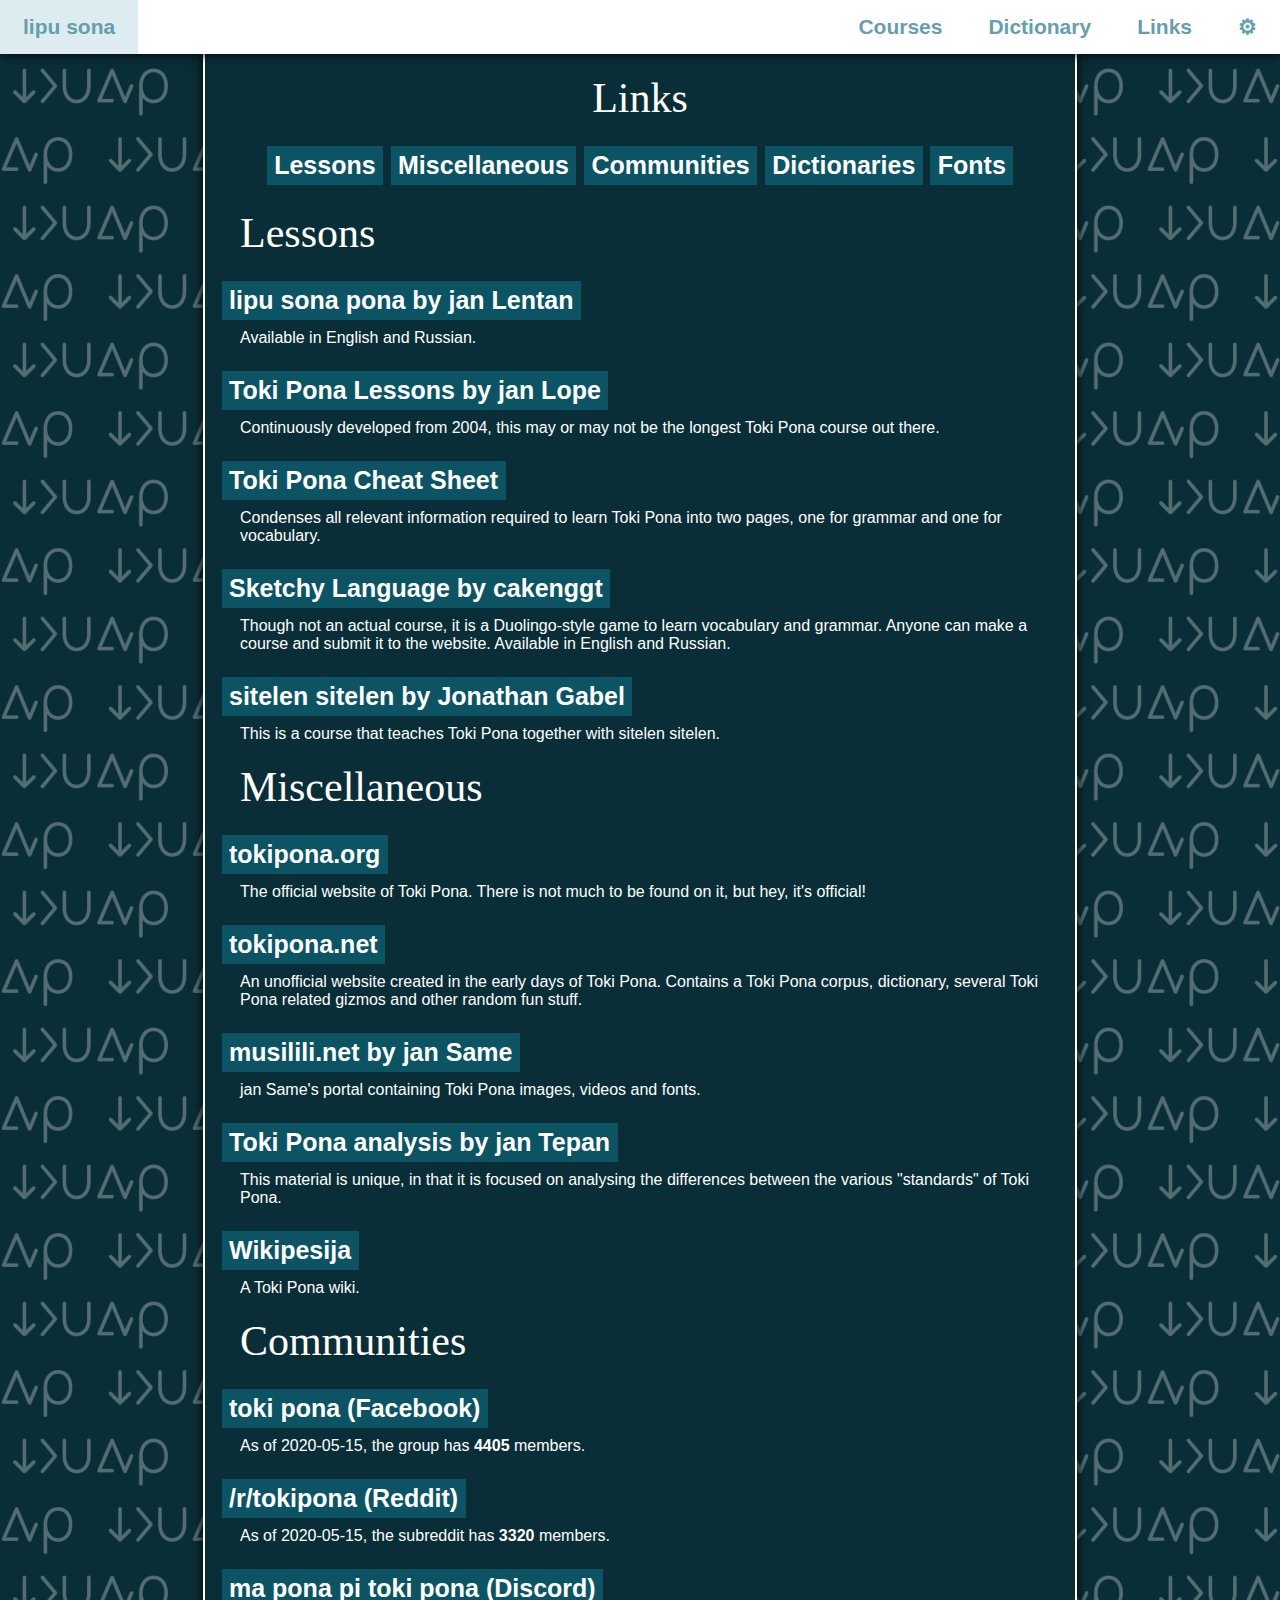
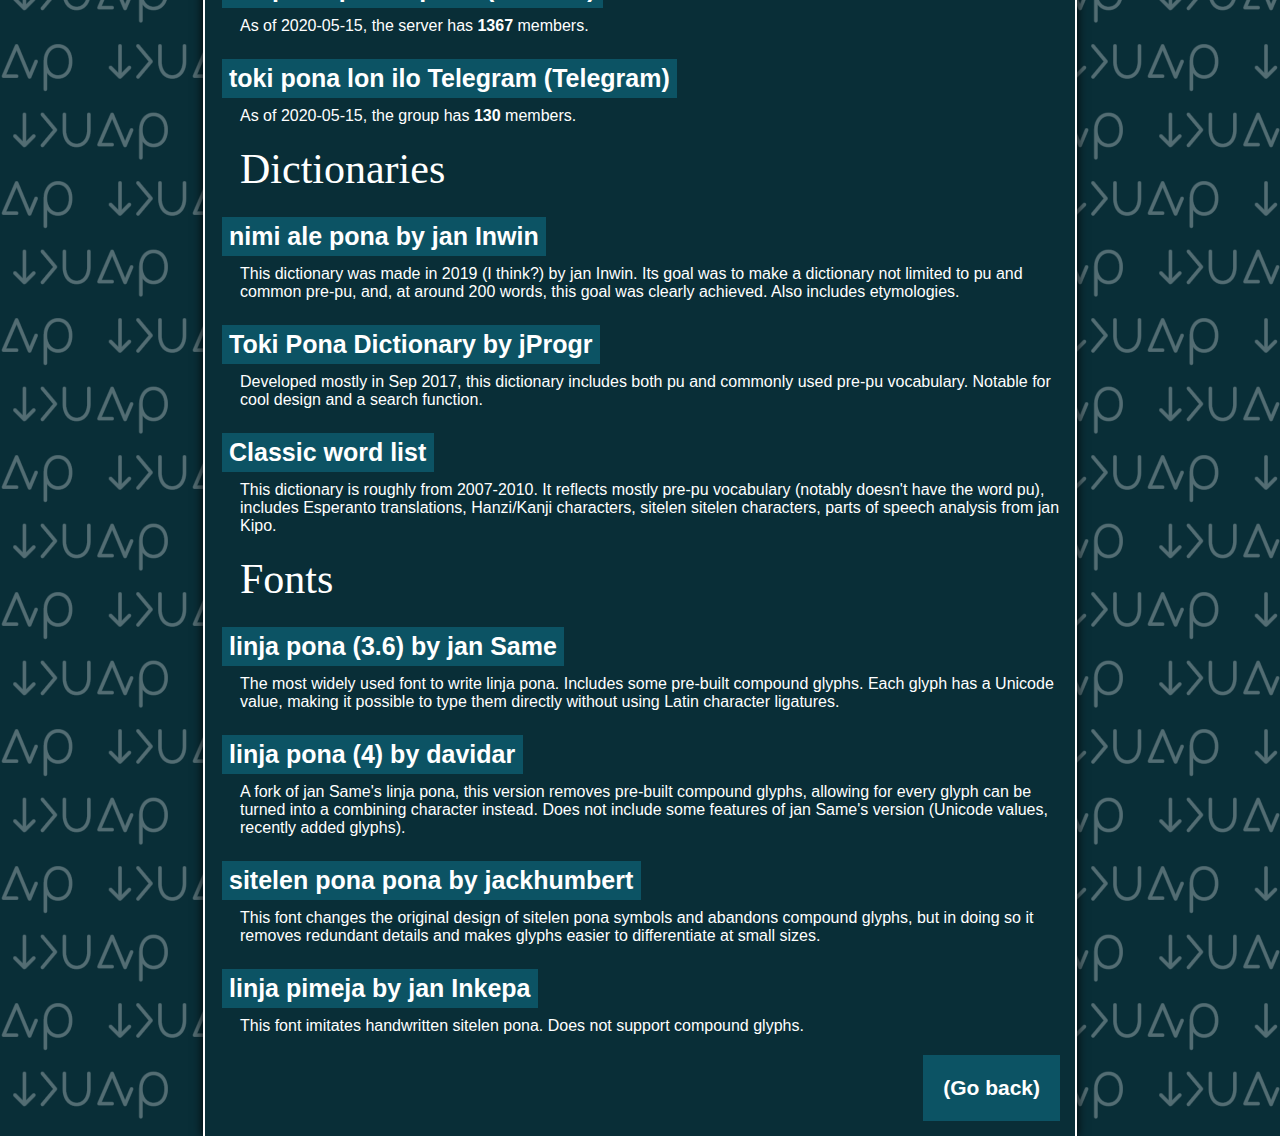
<file: links/index.html>
﻿<html>
	<head>
		<title>lipu sona - links</title>
		<link rel="stylesheet" type="text/css" href="../css.css" />
		<link rel="shortcut icon" href="../icon.png">
		<script type="text/javascript" src="../scripts.js"></script>
		<meta name="viewport" content="width=device-width, initial-scale=1.0">
	</head>
	<body>
		<div class="header">
			<a href=".."><div class="logo navbutton">lipu sona</div></a>
			<div class="nav">
				<a href="../courses"><div class="section navbutton">Courses</div></a>
				<a href="../dictionary"><div class="section navbutton">Dictionary</div></a>
				<a href="../links"><div class="section navbutton">Links</div></a>
				<div class="has-dropdown section navbutton">⚙</div>
				<div class="dropdown">
					<div class="navbutton" onclick="toggle_dark_mode()">Dark Mode</div>
				</div>
				<div class="has-dropdown menu navbutton">☰</div>
				<div class="dropdown">
					<a href="../courses"><div class="navbutton">Courses</div></a>
					<a href="../dictionary"><div class="navbutton">Dictionary</div></a>
					<a href="../links"><div class="navbutton">Links</div></a>
					<div class="navbutton" onclick="toggle_dark_mode()">Dark Mode</div>
				</div>
			</div>
		</div>
		<div class="content">
			<h1>Links</h1>
			
			<div class="link-buttons-wrapper" style="text-align: center;">
				<a class="link-button" href="#lessons">Lessons</a>
				<a class="link-button" href="#misc">Miscellaneous</a>
				<a class="link-button" href="#communities">Communities</a>
				<a class="link-button" href="#dictionaries">Dictionaries</a>
				<a class="link-button" href="#fonts">Fonts</a>
			</div>
			<div style="text-align: left;">
			<h1 id="lessons">Lessons</h1>
			<a class="link-button" href="https://rnd.neocities.org/tokipona">lipu sona pona by jan Lentan</a>
			<p class="link-desc">Available in English and Russian.</p>
			<a class="link-button" href="https://jan-lope.github.io/Toki_Pona_lessons_English/">Toki Pona Lessons by jan Lope</a>
			<p class="link-desc">Continuously developed from 2004, this may or may not be the longest Toki Pona course out there.</p>
			<a class="link-button" href="https://morr.cc/toki-pona-cheat-sheet/toki-pona-cheat-sheet.pdf">Toki Pona Cheat Sheet</a>
			<p class="link-desc">Condenses all relevant information required to learn Toki Pona into two pages, one for grammar and one for vocabulary.</p>
			<a class="link-button" href="https://cakenggt.github.io/sketchy-language/#/">Sketchy Language by cakenggt</a>
			<p class="link-desc">Though not an actual course, it is a Duolingo-style game to learn vocabulary and grammar. Anyone can make a course and submit it to the website. Available in English and Russian.</p>
			<a class="link-button" href="https://jonathangabel.com/toki-pona/">sitelen sitelen by Jonathan Gabel</a>
			<p class="link-desc">This is a course that teaches Toki Pona together with sitelen sitelen.</p>
			
			<h1 id="misc">Miscellaneous</h1>
			<a class="link-button" href="http://tokipona.org/">tokipona.org</a>
			<p class="link-desc">The official website of Toki Pona. There is not much to be found on it, but hey, it's official!</p>
			<a class="link-button" href="http://www.tokipona.net/">tokipona.net</a>
			<p class="link-desc">An unofficial website created in the early days of Toki Pona. Contains a Toki Pona corpus, dictionary, several Toki Pona related gizmos and other random fun stuff.</p>
			<a class="link-button" href="http://musilili.net/">musilili.net by jan Same</a>
			<p class="link-desc">jan Same's portal containing Toki Pona images, videos and fonts.</p>
			<a class="link-button" href="https://github.com/stefichjo/toki-pona">Toki Pona analysis by jan Tepan</a>
			<p class="link-desc">This material is unique, in that it is focused on analysing the differences between the various "standards" of Toki Pona.</p>
			<a class="link-button" href="https://tokipona.fandom.com/wiki/lipu_lawa">Wikipesija</a>
			<p class="link-desc">A Toki Pona wiki.</p>
			
			
			<h1 id="communities">Communities</h1>
			<a class="link-button" href="https://www.facebook.com/groups/sitelen">toki pona (Facebook)</a>
			<p class="link-desc">As of 2020-05-15, the group has <b>4405</b> members.</p>
			<a class="link-button" href="https://www.reddit.com/r/tokipona">/r/tokipona (Reddit)</a>
			<p class="link-desc">As of 2020-05-15, the subreddit has <b>3320</b> members.</p>
			<a class="link-button" href="https://discord.gg/XKzj3ex">ma pona pi toki pona (Discord)</a>
			<p class="link-desc">As of 2020-05-15, the server has <b>1367</b> members.</p>
			<a class="link-button" href="https://t.me/tokiponaTelegram">toki pona lon ilo Telegram (Telegram)</a>
			<p class="link-desc">As of 2020-05-15, the group has <b>130</b> members.</p>
			
			
			<h1 id="dictionaries">Dictionaries</h1>
			<a class="link-button" href="https://docs.google.com/document/d/10hP3kR7mFN0E6xW3U6fZyDf7xKEEvxssM96qLq4E0ms/edit">nimi ale pona by jan Inwin</a>
			<p class="link-desc">This dictionary was made in 2019 (I think?) by jan Inwin. Its goal was to make a dictionary not limited to pu and common pre-pu, and, at around 200 words, this goal was clearly achieved. Also includes etymologies.</p>
			<a class="link-button" href="https://jprogr.github.io/TokiPonaDictionary">Toki Pona Dictionary by jProgr</a>
			<p class="link-desc">Developed mostly in Sep 2017, this dictionary includes both pu and commonly used pre-pu vocabulary. Notable for cool design and a search function.</p>
			<a class="link-button" href="http://tokipona.net/tp/ClassicWordList.aspx">Classic word list</a>
			<p class="link-desc">This dictionary is roughly from 2007-2010. It reflects mostly pre-pu vocabulary (notably doesn't have the word pu), includes Esperanto translations, Hanzi/Kanji characters, sitelen sitelen characters, parts of speech analysis from jan Kipo.</p>
			
			<h1 id="fonts">Fonts</h1>
			<a class="link-button" href="https://github.com/janSame/linja-pona">linja pona (3.6) by jan Same</a>
			<p class="link-desc">The most widely used font to write linja pona. Includes some pre-built compound glyphs. Each glyph has a Unicode value, making it possible to type them directly without using Latin character ligatures.</p>
			<a class="link-button" href="https://github.com/davidar/linja-pona">linja pona (4) by davidar</a>
			<p class="link-desc">A fork of jan Same's linja pona, this version removes pre-built compound glyphs, allowing for every glyph can be turned into a combining character instead. Does not include some features of jan Same's version (Unicode values, recently added glyphs).</p>
			<a class="link-button" href="https://github.com/jackhumbert/sitelen-pona-pona">sitelen pona pona by jackhumbert</a>
			<p class="link-desc">This font changes the original design of sitelen pona symbols and abandons compound glyphs, but in doing so it removes redundant details and makes glyphs easier to differentiate at small sizes.</p>
			<a class="link-button" href="https://github.com/increpare/linja_pimeja">linja pimeja by jan Inkepa</a>
			<p class="link-desc">This font imitates handwritten sitelen pona. Does not support compound glyphs.</p>
			</div>
			<div class="back-button-wrapper"><a class="back-button" href=".."><h3>(Go back)</h3></a></div>
		</div>
	</body>
</html>
</file>
<file: css.css>
/* Variables */

:root {
	--serif-font: "Linux Libertine", "Georgia", "Times", serif;
	--sans-font: "Segoe UI", "Roboto", "Lato", "Helvetica", "Arial", sans-serif;
}
body:not(.dark-mode) {
	--main-bg-color: #092e37;
	--main-txt-color: #ffffff;
	--opposite-bg-color: #ffffff;
	--opposite-txt-color: #659fad;
	--highlight-bg-color: #dcecf0;
	--main-card-color: #0c5364;
	--highlight-card-color: #186d82;
}
body.dark-mode {
	--main-bg-color: #09080e;
	--main-txt-color: #cccccc;
	--opposite-bg-color: #dddddd;
	--opposite-txt-color: #050833;
	--highlight-bg-color: #f5f5f5;
	--main-card-color: #242537;
	--highlight-card-color: #303255;
}

/* Generic animation */

* {
	transition-property: background-color, color, box-shadow;
	transition-duration: 0.2s;
	transition-timing-function: ease-out;
}
.notransition {
	-webkit-transition: none !important;
	-moz-transition: none !important;
	-o-transition: none !important;
	transition: none !important;
}

/* Site-wide style */

body {
	margin: 0;
	text-align: center;
	background-color: var(--main-bg-color);
	background-image: url("bg.png");
	background-size: 191px 137px;
	background-repeat: repeat;
	color: var(--main-txt-color);
	font-family: var(--sans-font);
	font-size: 16px;
}
h1 {
	margin: 20px 20px;
	font-family: var(--serif-font);
	font-size: 42px;
	font-weight: normal;
}
h2 { font-size: 25px; }
h3 { font-size: 21px; }
.content {
	display: inline-block;
	min-height: calc(100vh - 54px);
	margin: auto;
	padding: 0px 15px;
	background-color: var(--main-bg-color);
	box-shadow: 0px 0 10px 0px #000000ff;
}
body.dark-mode .content { box-shadow: 5px 0 10px 0px #000000ff, -5px 0 10px 0px #000000ff; }
@media only screen and (min-width: 879px) { 
	.content { 
		width: 840px; 
		border-width: 0 2px;
		border-style: solid;
		border-color: var(--opposite-bg-color);
	}
}
@media only screen and (max-width: 878px) { .content { width: calc(100% - 30px); } }
a {
	color: var(--highlight-txt-color);
	/*text-decoration-line: none;*/
}

@font-face {
	font-family: "Linja Pona";
	src: url("linja pona 3.6.otf");
}
/* Header stuff */

.header {
	display: inline-block;
	position: relative;
	width: 100%;
	background-color: var(--opposite-bg-color);
	color: var(--opposite-txt-color);
	font-family: var(--sans-font);
	font-size: 21px;
	line-height: 54px;
	font-weight: bold;
	text-transform: titlecase;
	box-shadow: 0px 0 10px 0px #000000ff;
}
.nav {
	display: flex;
	float: right;
}
.navbutton {
	display: inline-block;
	float: left;
	padding: 0 23px;
}
.navbutton:hover { background-color: var(--highlight-bg-color); }
.dropdown {
	display: block;
	position: absolute;
	top: 54px;
	right: 0;
	width: 300px;
	max-height: 0;
	background-color: var(--main-txt-color);
	transition: all 0.3s ease-in-out;
	overflow: hidden;
}
.has-dropdown:hover + .dropdown, .dropdown:hover { max-height: 1000px; }
.dropdown > .navbutton, .dropdown > a > .navbutton {
	width: 100%;
	padding: 0;
	line-height: 48px;
}
@media only screen and (min-width: 591px) {
	.logo { display: inherit; }
	.section { display: inherit; }
	.menu { display: none; }
}
@media only screen and (max-width: 590px) and (min-width: 441px) {
	.logo { display: none; }
	.section { display: inherit; }
	.menu { display: none; }
}
@media only screen and (max-width: 440px) {
	.logo { display: inherit; }
	.section { display: none; }
	.menu { display: inherit; }
	.dropdown { width: 100vw; }
}

/* Front page */

@media only screen and (min-width: 675px) {
	.mainpage-logo {
		display: flex;
		float: left;
		width: 40%;
		min-height: calc(100vh - 54px);
		justify-content: center;
		align-items: center;
	}
	.mainpage-text {
		display: flex;
		float: right;
		width: 60%;
		min-height: calc(100vh - 54px);
		justify-content: center;
		align-items: center;
	}
}
@media only screen and (max-width: 676px) {
	.mainpage-logo {
		display: flex;
		justify-content: center;
		align-items: center;
	}
	.mainpage-text {
		display: flex;
		justify-content: center;
		align-items: center;
	}
}

/* Courses, lessons, links building block */

.card {
	display: inline-block;
	width: 180px;
	height: 180px;
	margin: 15px;
	padding: 15px;
	vertical-align: top;
	background-color: var(--main-card-color);
	border: 2px solid var(--opposite-bg-color);
	/*border-top-right-radius: 30px;
	border-bottom-right-radius: 30px;*/
	box-shadow: 0px 0 3px 0px #000000ff;
	text-decoration-line: none;
}
.card:hover { background-color: var(--highlight-card-color); }

/* Dictionary */

body.pu .nonpu { display: none; }
#show_nonpu { display: none; }

summary { list-style: none; }
summary::-webkit-details-marker { display: none; }
.word {
	text-align: left;
	/*border-radius: 20px;*/
}
.word > summary { padding: 10px; }
.word:hover { background-color: var(--main-card-color); }
.word-name {
	display: inline-block;
	vertical-align: top;
	font-size: 25px;
	font-weight: bold;
}
.word-description {
	display: inline-block;
	vertical-align: top;
	padding-top: 10px;
}
.word-extra {
	max-height: 0;
	min-width: 260px;
	width: min-content;
	margin-left: 10px;
	padding: 10px 10px 0 10px;
	background-color: var(--main-card-color);
	border: 2px solid var(--opposite-bg-color);
	box-shadow: 0px 0 3px 0px #000000ff;
	border-radius: 20px;
    transition: max-height 0.2s ease-in-out;
    overflow: hidden;
}
details[open] > .word-extra { max-height: 1000px; }
.word-images {
	display: flex;
}
.dict-sitelen-pona {
	text-align: center;
	min-width: 80px;
	padding: 8px 5px 0px 5px;
	font-size: 80px;
	line-height: 80px;
	font-family: "Linja Pona";
}
.sit-sit-wrapper {
	text-align: center;
	width: 80px;
	height: 80px;
	padding: 8px 5px;
}
.dict-sit-sit {
	max-width: 100%;
	max-height: 100%;
}

.dict-sound {
	width: 80px;
	height: 80px;
	font-size: 80px;
	line-height: 80px;
}

/* Links */

.toc-dict-wrapper {
	width: 340px;
	margin: auto;
}
@media only screen and (max-width: 385px) { .toc-dict-wrapper { width: calc(100% - 30px); } }
.toc-links-wrapper {
	width: calc(100% - 30px);
	margin: auto;
}
.link-button {
	display: inline-block;
	min-width: 25px;
	margin: 4px 1.5px;
	padding: 5px 7.5px;
	background-color: var(--main-card-color);
	font-size: 25px;
	font-weight: bold;
	text-decoration-line: none;
}
.link-button:hover { background-color: var(--highlight-card-color); }
.link-desc {
	margin: 5px 0 20px 20px;
}
.back-button-wrapper {
	display: inline-block;
	width: 100%;
	margin-bottom: 15px;
}
.back-button {
	float: right;
	padding: 0px 20px;
	background-color: var(--main-card-color);
	text-decoration-line: none;
}
.back-button:hover { background-color: var(--highlight-card-color); }
</file>
